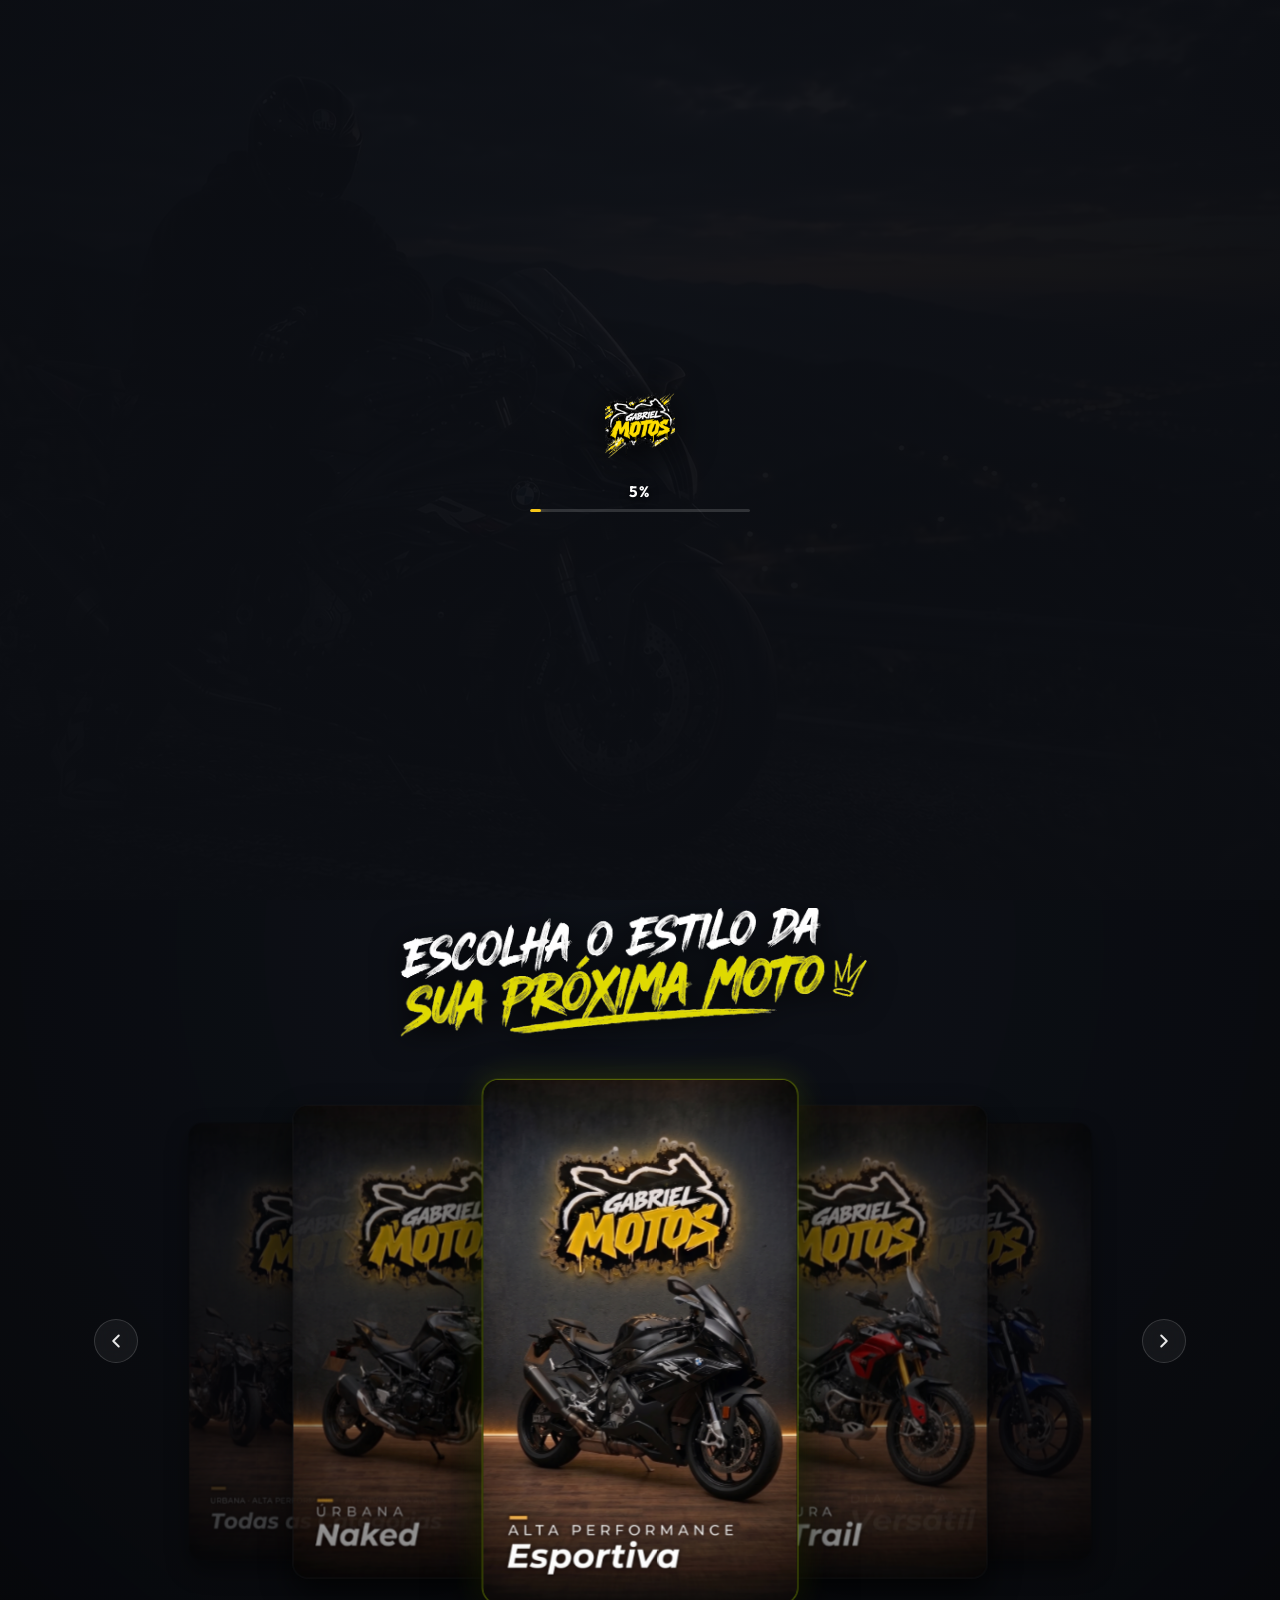
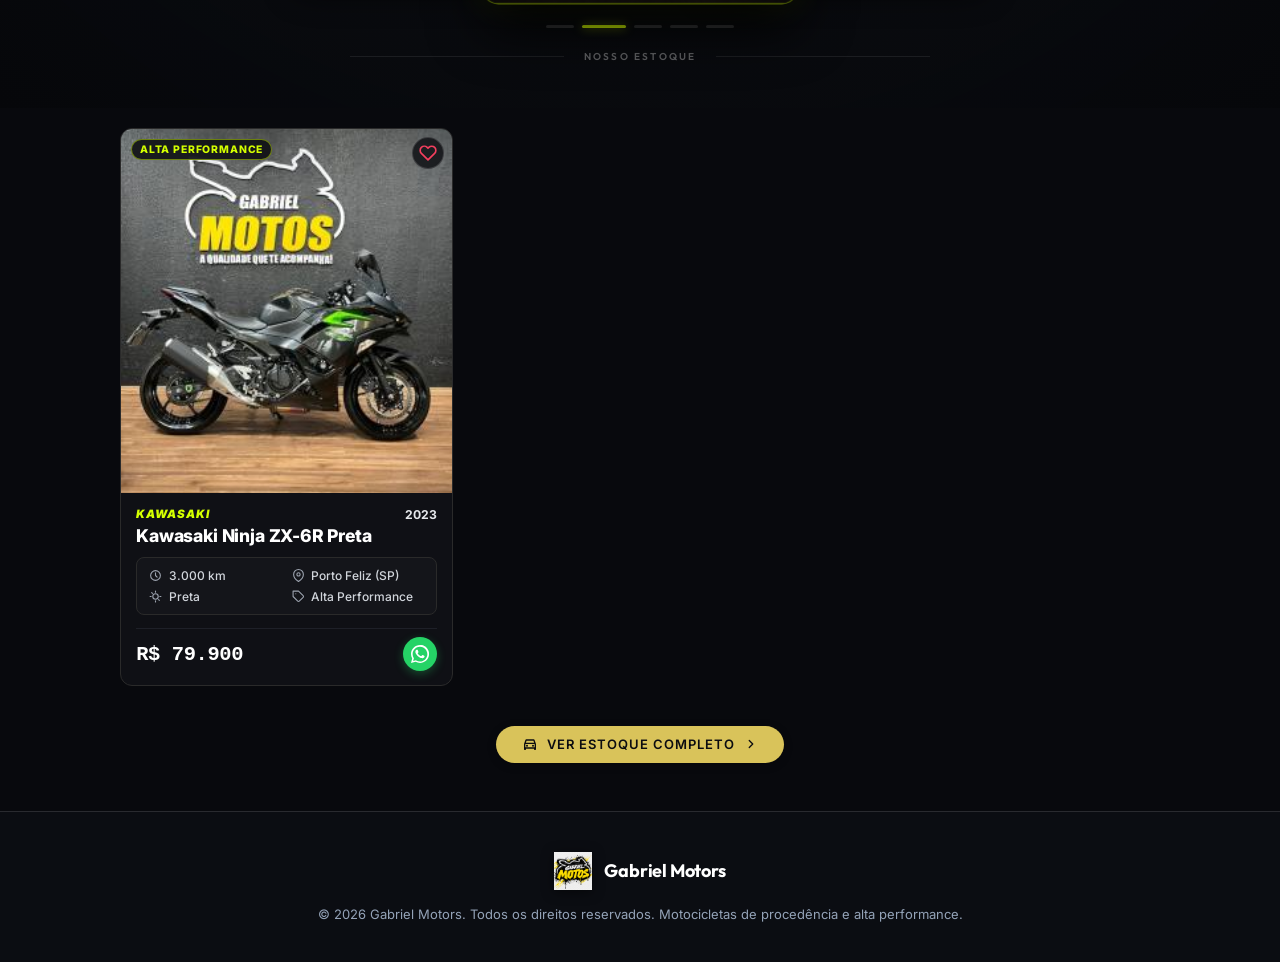
<file: index.html>
<!DOCTYPE html>
<html lang="pt-BR">
<head>
  <meta charset="UTF-8">
  <meta name="viewport" content="width=device-width, initial-scale=1.0">
  <meta http-equiv="X-UA-Compatible" content="ie=edge">
  
  <title>Gabriel Motors | A próxima curva pode ser sua</title>
  <meta name="description" content="Potência, estrada e liberdade. Encontre a moto que combina com o seu próximo destino na Gabriel Motors.">
  <meta name="keywords" content="motos, alta cilindrada, motos esportivas, naked, speed, big trail, Gabriel Motors">
  <meta name="author" content="Gabriel Motors">
  <meta name="theme-color" content="#0b0f19">

  <!-- Open Graph / Redes Sociais -->
  <meta property="og:type" content="website">
  <meta property="og:title" content="Gabriel Motors | A próxima curva pode ser sua">
  <meta property="og:description" content="Potência, estrada e liberdade. Encontre a moto que combina com o seu próximo destino.">
  <meta property="og:image" content="assets/hero-poster.jpg">
  <meta property="og:locale" content="pt_BR">

  <!-- Google Fonts: Outfit (Display Editorial), Inter (Textos) -->
  <link rel="preconnect" href="https://fonts.googleapis.com">
  <link rel="preconnect" href="https://fonts.gstatic.com" crossorigin>
  <link href="https://fonts.googleapis.com/css2?family=Inter:wght@400;500;600&family=Outfit:wght@500;600;700;800;900&display=swap" rel="stylesheet">

  <!-- Estilos Principais -->
  <link rel="stylesheet" href="style.css">

  <!-- Schema.org Dados Estruturados -->
  <script type="application/ld+json">
  {
    "@context": "https://schema.org",
    "@type": "AutoDealer",
    "name": "Gabriel Motors",
    "image": "logo gabriel motos.png",
    "description": "Concessionária especializada em motocicletas novas e seminovas de alta cilindrada.",
    "url": "https://gabrielmotors.com.br",
    "telephone": "+55 11 99999-9999",
    "priceRange": "$$$$"
  }
  </script>
</head>
<body>

  <!-- =========================================================================
       TELA DE CARREGAMENTO (LOADING SCREEN COM LOGO E PROGRESSO)
       ========================================================================= -->
  <div id="hero-loader" class="hero-loader" role="progressbar" aria-label="Carregando experiência Gabriel Motos" aria-valuemin="0" aria-valuemax="100" aria-valuenow="0">
    <div class="hero-loader__content">
      <img
        src="logo gabriel motos.png"
        alt="Gabriel Motos"
        class="hero-loader__logo"
        id="loader-logo"
        width="180"
        height="180"
        loading="eager"
      >
      <div class="hero-loader__progress-wrap">
        <span id="hero-loader-percent" class="hero-loader__percent">0%</span>
        <div class="hero-loader__track">
          <div id="hero-loader-bar" class="hero-loader__bar"></div>
        </div>
      </div>
    </div>
  </div>

  <!-- Skip link de acessibilidade -->
  <a href="#conteudo-principal" class="skip-link">Pular para o conteúdo principal</a>

  <!-- =========================================================================
       HERO SECTION — VÍDEO CINEMÁTICO EM TELA CHEIA & COMPOSIÇÃO EDITORIAL
       ========================================================================= -->
  <section id="hero" class="hero" aria-label="Apresentação Gabriel Motors">
    
    <!-- Fundo de Vídeo em Tela Cheia (Intro + Loop Contínuo com Crossfade) -->
    <div class="hero__video-wrapper" aria-hidden="true">
      <!-- Vídeo 1: Introdução (executa uma vez sem loop) -->
      <video
        id="hero-video-intro"
        class="hero__video hero__video--intro"
        autoplay
        muted
        playsinline
        preload="metadata"
        poster="poster.jpg"
        tabindex="-1"
      >
        <source src="hero.1.mp4" type="video/mp4">
        Seu navegador não suporta a reprodução deste vídeo.
      </video>

      <!-- Vídeo 2: Loop Contínuo (preparado, oculto inicialmente, loop nativo) -->
      <video
        id="hero-video-loop"
        class="hero__video hero__video--loop"
        autoplay
        muted
        playsinline
        preload="metadata"
        loop
        poster="poster.jpg"
        tabindex="-1"
      >
        <source src="hero.2.mp4" type="video/mp4">
      </video>

      <div class="hero__overlay"></div>
    </div>

    <!-- Topo da Hero: Logo Centralizado + Menu Hambúrguer no Canto Superior Direito -->
    <header class="hero__header" id="hero-brand" aria-label="Navegação da Hero">
      <div class="hero__header-spacer" aria-hidden="true"></div>

      <!-- Centro: Logo Gabriel Motos Grande e Proporcional -->
      <a href="#hero" class="hero__logo-link" aria-label="Gabriel Motos início">
        <img
          src="logo gabriel motos.png"
          alt="Gabriel Motos - Logotipo oficial"
          class="hero__logo"
          id="hero-logo"
          width="210"
          height="auto"
          loading="eager"
        >
      </a>

      <!-- Canto Superior Direito: Botão do Menu Hambúrguer (3 linhas) -->
      <button
        id="hero-menu-toggle"
        class="hero__menu-toggle"
        aria-label="Abrir menu de navegação"
        aria-expanded="false"
        aria-controls="hero-drawer"
        type="button"
      >
        <span class="hero__hamburger-icon" aria-hidden="true">
          <span class="hero__hamburger-line line-1"></span>
          <span class="hero__hamburger-line line-2"></span>
          <span class="hero__hamburger-line line-3"></span>
        </span>
      </button>
    </header>

    <!-- Overlay e Painel Deslizante do Menu Hambúrguer (Drawer com Blur e Sequência de Links) -->
    <div id="hero-drawer-backdrop" class="hero__drawer-backdrop" aria-hidden="true"></div>
    <aside id="hero-drawer" class="hero__drawer" role="dialog" aria-label="Menu de navegação" aria-modal="true" aria-hidden="true">
      <div class="hero__drawer-header">
        <span class="hero__drawer-title">MENU</span>
        <button id="hero-drawer-close" class="hero__drawer-close" aria-label="Fechar menu" type="button">
          <svg width="22" height="22" viewBox="0 0 24 24" fill="none" stroke="currentColor" stroke-width="2.2" stroke-linecap="round" stroke-linejoin="round" aria-hidden="true">
            <line x1="18" y1="6" x2="6" y2="18"></line>
            <line x1="6" y1="6" x2="18" y2="18"></line>
          </svg>
        </button>
      </div>

      <nav class="hero__drawer-nav" aria-label="Links do menu">
        <ul class="hero__drawer-list">
          <li class="hero__drawer-item" style="--item-index: 0;">
            <a href="#hero" class="hero__drawer-link">
              <span class="hero__drawer-num">01</span>
              <span class="hero__drawer-text">Início</span>
            </a>
          </li>
          <li class="hero__drawer-item" style="--item-index: 1;">
            <a href="#categorias" class="hero__drawer-link">
              <span class="hero__drawer-num">02</span>
              <span class="hero__drawer-text">Motos</span>
            </a>
          </li>
          <li class="hero__drawer-item" style="--item-index: 2;">
            <a href="#sobre" class="hero__drawer-link">
              <span class="hero__drawer-num">03</span>
              <span class="hero__drawer-text">Sobre</span>
            </a>
          </li>
          <li class="hero__drawer-item" style="--item-index: 3;">
            <a href="#contato" class="hero__drawer-link">
              <span class="hero__drawer-num">04</span>
              <span class="hero__drawer-text">Contato</span>
            </a>
          </li>
        </ul>
      </nav>

      <div class="hero__drawer-footer">
        <span class="hero__drawer-tagline">Mais que motos, é estilo de vida.</span>
      </div>
    </aside>

    <!-- Bloco Editorial na Lateral Direita (Tipografia Brush Script e Layout Editorial) -->
    <div class="hero__container" id="conteudo-principal">
      <div class="hero__content-side hero-text" id="heroText">
        <h1 class="hero__title">
          <img
            src="assets/titulo-hero.png"
            alt="A próxima curva pode ser sua."
            class="hero__title-img"
            id="hero-title-img"
            width="1024"
            height="438"
            loading="eager"
          >
        </h1>
      </div>
    </div>

    <!-- Indicador de Rolagem Central (Mouse com ponto e texto ROLE PARA DESCOBRIR) -->
    <div class="hero__scroll-wrapper" id="hero-scroll">
      <a href="#categorias" class="hero__scroll-indicator" aria-label="Role para descobrir as categorias">
        <span class="hero__mouse-icon" aria-hidden="true">
          <span class="hero__mouse-dot"></span>
        </span>
        <span class="hero__scroll-label">ROLE PARA DESCOBRIR</span>
      </a>
    </div>

    <!-- Canto Inferior Esquerdo: Indicador de Progresso com Linha e 3 Pontos -->
    <div class="hero__progress-indicator" aria-hidden="true">
      <span class="hero__progress-bar"></span>
      <span class="hero__progress-dot is-active"></span>
      <span class="hero__progress-dot"></span>
      <span class="hero__progress-dot"></span>
    </div>

    <!-- Canto Inferior Direito: Tagline de Estilo de Vida -->
    <div class="hero__corner-quote" aria-hidden="true">
      <span>MAIS QUE MOTOS,</span>
      <span>É ESTILO DE VIDA.</span>
    </div>

  </section>

  <!-- =========================================================================
       SEÇÃO 2 — ESCOLHA O ESTILO DA SUA PRÓXIMA MOTO (CATEGORIAS)
       ========================================================================= -->
  <main>
    <section id="categorias" class="styles-section" aria-labelledby="styles-section-title">
      <div class="styles-section__container">
        
        <!-- Cabeçalho da Seção -->
        <header class="styles-section__header">
          <span class="styles-section__tagline">ENCONTRE O ESTILO PERFEITO</span>
          <h2 id="styles-section-title" class="styles-section__title">
            <img
              src="assets/titulo-estilos.png"
              alt="Escolha o estilo da sua próxima moto"
              class="styles-section__title-img"
              id="styles-title-img"
              width="1024"
              height="285"
              loading="lazy"
            >
          </h2>
        </header>

        <!-- Carrossel / Pilha de Estilos de Moto (Deck Stack) -->
        <div class="styles-carousel" id="styles-carousel">
          <!-- Seta Esquerda -->
          <button class="styles-carousel__arrow styles-carousel__arrow--prev" id="styles-prev" aria-label="Estilo anterior" type="button">
            <svg width="22" height="22" viewBox="0 0 24 24" fill="none" stroke="currentColor" stroke-width="2.2" stroke-linecap="round" stroke-linejoin="round" aria-hidden="true">
              <polyline points="15 18 9 12 15 6"></polyline>
            </svg>
          </button>

          <!-- Pilha de Cartas (Deck) -->
          <div class="styles-deck-container" id="styles-deck-container">
            <div class="styles-deck" id="styles-deck">
              
              <!-- Card 1: Urbana / Naked (Posição Esquerda -1) -->
              <article class="style-card" data-index="0" data-pos="-1" tabindex="0" role="group" aria-label="Estilo Urbana - Naked">
                <div class="style-card__inner">
                  <img src="urbana-naked.jpg" alt="Urbana - Naked" class="style-card__img" loading="lazy">
                  <div class="style-card__edge-softener" aria-hidden="true"></div>
                </div>
              </article>

              <!-- Card 2: Alta Performance / Esportiva (Card Ativo da Frente) -->
              <article class="style-card is-active" data-index="1" data-pos="0" tabindex="0" role="group" aria-label="Estilo Alta Performance - Esportiva">
                <div class="style-card__inner">
                  <img src="alta-performance-esportiva.jpg" alt="Alta Performance - Esportiva" class="style-card__img" loading="lazy">
                  <div class="style-card__edge-softener" aria-hidden="true"></div>
                </div>
              </article>

              <!-- Card 3: Aventura / Big Trail (Posição Direita +1) -->
              <article class="style-card" data-index="2" data-pos="1" tabindex="0" role="group" aria-label="Estilo Aventura - Big Trail">
                <div class="style-card__inner">
                  <img src="aventura-big-trail.jpg" alt="Aventura - Big Trail" class="style-card__img" loading="lazy">
                  <div class="style-card__edge-softener" aria-hidden="true"></div>
                </div>
              </article>

              <!-- Card 4: Dia a dia / Touring (Posição Direita +2) -->
              <article class="style-card" data-index="3" data-pos="2" tabindex="0" role="group" aria-label="Estilo Dia a dia - Touring">
                <div class="style-card__inner">
                  <img src="dia-a-dia-versatil.jpg" alt="Dia a dia - Touring" class="style-card__img" loading="lazy">
                  <div class="style-card__edge-softener" aria-hidden="true"></div>
                </div>
              </article>

              <!-- Card 5: Todas as Categorias (Posição Esquerda -2) -->
              <article class="style-card" data-index="4" data-pos="-2" tabindex="0" role="group" aria-label="Todas as Categorias">
                <div class="style-card__inner">
                  <img src="todas-a-categorias.jpg" alt="Todas as Categorias" class="style-card__img" loading="lazy">
                  <div class="style-card__edge-softener" aria-hidden="true"></div>
                </div>
              </article>

            </div>
          </div>

          <!-- Seta Direita -->
          <button class="styles-carousel__arrow styles-carousel__arrow--next" id="styles-next" aria-label="Próximo estilo" type="button">
            <svg width="22" height="22" viewBox="0 0 24 24" fill="none" stroke="currentColor" stroke-width="2.2" stroke-linecap="round" stroke-linejoin="round" aria-hidden="true">
              <polyline points="9 18 15 12 9 6"></polyline>
            </svg>
          </button>
        </div>

        <!-- Indicador de Barras de Progresso Embaixo (5 Categorias) -->
        <div class="styles-progress" id="styles-progress" role="tablist" aria-label="Indicadores dos estilos">
          <button class="styles-progress__bar" data-index="0" aria-label="Ir para Urbana"></button>
          <button class="styles-progress__bar is-active" data-index="1" aria-label="Ir para Alta Performance"></button>
          <button class="styles-progress__bar" data-index="2" aria-label="Ir para Aventura"></button>
          <button class="styles-progress__bar" data-index="3" aria-label="Ir para Dia a dia"></button>
          <button class="styles-progress__bar" data-index="4" aria-label="Ir para Todas as Categorias"></button>
        </div>

        <!-- Rodapé da Seção com Linhas Laterais -->
        <div class="styles-footer">
          <span class="styles-footer__line" aria-hidden="true"></span>
          <span class="styles-footer__text">NOSSO ESTOQUE</span>
          <span class="styles-footer__line" aria-hidden="true"></span>
        </div>

      </div>
    </section>

    <!-- =========================================================================
         SEÇÃO 3 — SELETOR E FILTRO DE MOTOS (GRADE ESTILO WEBMOTORS)
         ========================================================================= -->
    <section id="filtro-motos" class="filter-section" aria-label="Estoque de motos em destaque">
      <div class="filter-section__container">
        
        <!-- Grade de Cards das Motos (Sincronizada com o Carrossel da Sessão 2) -->
        <div class="motos-grid" id="motos-grid" role="region" aria-live="polite">
          <!-- Renderizado dinamicamente via JavaScript -->
        </div>

        <!-- Botão VER ESTOQUE COMPLETO (Design Sóbrio em Amarelo Uniforme #D9C35A) -->
        <div class="filter-section__cta-wrapper">
          <a href="#estoque" class="btn-ver-estoque" id="btn-ver-estoque" aria-label="Ver estoque completo de motos">
            <svg class="btn-ver-estoque__icon" width="16" height="16" viewBox="0 0 24 24" fill="currentColor" aria-hidden="true">
              <path d="M18.92 6.01C18.72 5.42 18.16 5 17.5 5h-11c-.66 0-1.22.42-1.42 1.01L3 12v8c0 .55.45 1 1 1h1c.55 0 1-.45 1-1v-1h12v1c0 .55.45 1 1 1h1c.55 0 1-.45 1-1v-8l-2.08-5.99zM6.85 7h10.29l1.04 3H5.81l1.04-3zM19 17H5v-5h14v5z"/>
              <circle cx="7.5" cy="14.5" r="1.5"/>
              <circle cx="16.5" cy="14.5" r="1.5"/>
            </svg>
            <span class="btn-ver-estoque__text">VER ESTOQUE COMPLETO</span>
            <svg class="btn-ver-estoque__arrow" width="14" height="14" viewBox="0 0 24 24" fill="none" stroke="currentColor" stroke-width="2.2" stroke-linecap="round" stroke-linejoin="round" aria-hidden="true">
              <polyline points="9 18 15 12 9 6"></polyline>
            </svg>
          </a>
        </div>

      </div>
    </section>
  </main>

  <!-- Rodapé Institucional -->
  <footer class="site-footer">
    <div class="container site-footer__inner">
      <div class="site-footer__brand">
        <img src="logo gabriel motos.png" alt="Gabriel Motors" class="site-footer__logo" width="44" height="44">
        <span class="site-footer__name">Gabriel Motors</span>
      </div>
      <p class="site-footer__copy">
        &copy; 2026 Gabriel Motors. Todos os direitos reservados. Motocicletas de procedência e alta performance.
      </p>
    </div>
  </footer>

  <!-- =========================================================================
       MODAL DE DETALHES DA MOTOCICLETA (SESSÃO 2 & FILTRO)
       ========================================================================= -->
  <div id="moto-modal-backdrop" class="moto-modal-backdrop is-hidden" role="dialog" aria-modal="true" aria-labelledby="modal-modelo-title">
    <div id="moto-modal" class="moto-modal">
      
      <!-- Botão Fechar Modal (X) -->
      <button type="button" id="moto-modal-close" class="moto-modal__close" aria-label="Fechar modal">
        <svg width="18" height="18" viewBox="0 0 24 24" fill="none" stroke="currentColor" stroke-width="2.2" stroke-linecap="round" stroke-linejoin="round" aria-hidden="true">
          <line x1="18" y1="6" x2="6" y2="18"></line>
          <line x1="6" y1="6" x2="18" y2="18"></line>
        </svg>
      </button>

      <!-- Imagem da Moto no Topo (Webmotors style: de ponta a ponta sem padding superior) -->
      <div class="moto-modal__media" id="modal-media-trigger" tabindex="0" role="button" aria-label="Ver detalhes da moto">
        <img id="modal-img" src="moto-cb1000r-branca.webp" alt="Moto" class="moto-modal__img">
        <div class="moto-modal__img-reflection" aria-hidden="true"></div>
      </div>

      <!-- Informações Principais da Moto -->
      <div class="moto-modal__content">
        <div class="moto-modal__brand" id="modal-marca">HONDA</div>
        <h3 class="moto-modal__model" id="modal-modelo-title">CB1000R</h3>
        
        <!-- Linha de Cor e Seletor de Variantes (Ex: Cores da CB1000R) -->
        <div class="moto-modal__color-box">
          <span class="moto-modal__color-label">Cor:</span>
          <span class="moto-modal__color-name" id="modal-cor">Branca</span>
          <div class="moto-modal__color-pills" id="modal-color-pills"></div>
        </div>

        <!-- Linha com Calendário (Ano) e Velocímetro (Km) -->
        <div class="moto-modal__specs-grid">
          <div class="moto-modal__spec">
            <svg class="moto-modal__icon" width="16" height="16" viewBox="0 0 24 24" fill="none" stroke="currentColor" stroke-width="2" stroke-linecap="round" stroke-linejoin="round" aria-hidden="true">
              <rect x="3" y="4" width="18" height="18" rx="2" ry="2"></rect>
              <line x1="16" y1="2" x2="16" y2="6"></line>
              <line x1="8" y1="2" x2="8" y2="6"></line>
              <line x1="3" y1="10" x2="21" y2="10"></line>
            </svg>
            <span class="moto-modal__spec-val" id="modal-ano">2023</span>
          </div>

          <div class="moto-modal__spec">
            <svg class="moto-modal__icon" width="16" height="16" viewBox="0 0 24 24" fill="none" stroke="currentColor" stroke-width="2" stroke-linecap="round" stroke-linejoin="round" aria-hidden="true">
              <circle cx="12" cy="12" r="9"></circle>
              <polyline points="12 7 12 12 15 15"></polyline>
            </svg>
            <span class="moto-modal__spec-val" id="modal-km">4.200 Km</span>
          </div>
        </div>

        <!-- Linha de Localização (Cidade) -->
        <div class="moto-modal__location">
          <svg class="moto-modal__icon" width="16" height="16" viewBox="0 0 24 24" fill="none" stroke="currentColor" stroke-width="2" stroke-linecap="round" stroke-linejoin="round" aria-hidden="true">
            <path d="M21 10c0 7-9 13-9 13s-9-6-9-13a9 9 0 0 1 18 0z"></path>
            <circle cx="12" cy="10" r="3"></circle>
          </svg>
          <span class="moto-modal__spec-val" id="modal-cidade">Sumaré (SP)</span>
        </div>

        <!-- Rodapé do Modal: Preço em Destaque + Botões Ícone Pequenos (Favoritar Rosa e WhatsApp Verde) -->
        <div class="moto-modal__footer-row">
          <div class="moto-modal__price-wrapper">
            <span class="moto-modal__price" id="modal-preco">R$ 62.900</span>
          </div>

          <div class="moto-modal__actions">
            <!-- Botão de Favoritar: Apenas Ícone Coração Rosa -->
            <button type="button" id="modal-btn-favorite" class="moto-modal__btn-circle moto-modal__btn-circle--favorite" aria-label="Favoritar motocicleta">
              <svg class="moto-modal__heart-svg" width="20" height="20" viewBox="0 0 24 24" fill="none" stroke="currentColor" stroke-width="2.2" stroke-linecap="round" stroke-linejoin="round" aria-hidden="true">
                <path d="M20.84 4.61a5.5 5.5 0 0 0-7.78 0L12 5.67l-1.06-1.06a5.5 5.5 0 0 0-7.78 7.78l1.06 1.06L12 21.23l7.78-7.78 1.06-1.06a5.5 5.5 0 0 0 0-7.78z"></path>
              </svg>
            </button>

            <!-- Botão de WhatsApp: Apenas Ícone Oficial do WhatsApp Verde -->
            <a href="#" target="_blank" rel="noopener noreferrer" id="modal-btn-whatsapp" class="moto-modal__btn-circle moto-modal__btn-circle--whatsapp" aria-label="Chamar no WhatsApp">
              <svg width="20" height="20" viewBox="0 0 24 24" fill="currentColor" aria-hidden="true">
                <path d="M17.472 14.382c-.301-.15-1.782-.879-2.058-.98-.276-.1-.477-.15-.678.15s-.778.98-.954 1.18c-.176.2-.351.226-.653.075s-1.272-.469-2.424-1.496c-.896-.799-1.501-1.787-1.677-2.088s-.019-.464.132-.614c.135-.135.301-.351.452-.527s.201-.301.301-.502.05-.376-.025-.527c-.075-.15-.678-1.631-.929-2.234-.245-.588-.494-.508-.678-.517l-.578-.01c-.2 0-.527.075-.803.376s-1.054 1.03-1.054 2.511 1.079 2.912 1.23 3.113c.15.201 2.124 3.243 5.145 4.549.719.311 1.28.497 1.718.636.723.23 1.381.197 1.902.12.58-.086 1.782-.728 2.033-1.431s.251-1.305.176-1.431c-.075-.126-.276-.201-.577-.351zM12.042 21.928c-1.776 0-3.518-.466-5.053-1.348l-.362-.208-3.754.985 1.002-3.66-.228-.363c-.968-1.541-1.479-3.328-1.479-5.161 0-5.405 4.398-9.803 9.806-9.803 2.618 0 5.08 1.02 6.929 2.871s2.868 4.314 2.868 6.932c-.001 5.407-4.4 9.805-9.729 9.805zM12.042 0C5.402 0 0 5.402 0 12.042c0 2.119.553 4.185 1.603 6.007L0 24l6.104-1.599c1.764.962 3.766 1.468 5.938 1.468 6.64 0 12.042-5.402 12.042-12.042 0-3.217-1.253-6.241-3.528-8.516s-5.299-3.529-8.514-3.529z"/>
              </svg>
            </a>
          </div>
        </div>
      </div>
      </div>

      <!-- Pop-up Elegante de Favoritar (Sobreposto ao Modal) -->
      <div id="favorite-popup" class="favorite-popup is-hidden" role="dialog" aria-labelledby="fav-popup-title" aria-modal="true">
        <button type="button" id="fav-popup-close" class="favorite-popup__close" aria-label="Fechar formulário de favoritos">
          <svg width="18" height="18" viewBox="0 0 24 24" fill="none" stroke="currentColor" stroke-width="2.2" stroke-linecap="round" stroke-linejoin="round" aria-hidden="true">
            <line x1="18" y1="6" x2="6" y2="18"></line>
            <line x1="6" y1="6" x2="18" y2="18"></line>
          </svg>
        </button>

        <div class="favorite-popup__brand">
          <img src="logo-gabriel-motos-transparente.png" alt="Gabriel Motos" class="favorite-popup__logo">
        </div>

        <h4 id="fav-popup-title" class="favorite-popup__title">Quer ser avisado?</h4>
        <p class="favorite-popup__subtitle">Salve seus dados para receber novidades e atualizações sobre esta motocicleta.</p>

        <form id="favorite-form" class="favorite-popup__form" novalidate>
          <div class="favorite-popup__field">
            <label for="fav-phone" class="favorite-popup__label">Celular</label>
            <input type="tel" id="fav-phone" class="favorite-popup__input" placeholder="(00) 00000-0000" maxlength="15" autocomplete="tel" required>
          </div>

          <div class="favorite-popup__field">
            <label for="fav-email" class="favorite-popup__label">E-mail</label>
            <input type="email" id="fav-email" class="favorite-popup__input" placeholder="seuemail@exemplo.com" autocomplete="email" required>
          </div>

          <div id="fav-error-msg" class="favorite-popup__error is-hidden" role="alert"></div>

          <button type="submit" id="fav-submit-btn" class="favorite-popup__submit-btn">
            <span>Salvar</span>
          </button>
        </form>

        <div id="fav-success-msg" class="favorite-popup__success is-hidden">
          <svg width="24" height="24" viewBox="0 0 24 24" fill="none" stroke="#D4FF00" stroke-width="2.5" stroke-linecap="round" stroke-linejoin="round" aria-hidden="true">
            <polyline points="20 6 9 17 4 12"></polyline>
          </svg>
          <span>Preferências salvas com sucesso!</span>
        </div>
      </div>

    </div>
  </div>

  <!-- =========================================================================
       MODAL 1 — ESCOLHA O VENDEDOR (Fundo Vertical com Película Fumê)
       ========================================================================= -->
  <div id="seller-modal-backdrop" class="seller-modal-backdrop is-hidden" role="dialog" aria-modal="true" aria-labelledby="seller-modal-sr-title">
    <div class="seller-modal-card" id="seller-modal-card">
      <!-- Botão Fechar X no topo direito -->
      <button type="button" id="seller-modal-close" class="seller-modal__close-btn" aria-label="Fechar seleção de vendedor">
        <svg width="20" height="20" viewBox="0 0 24 24" fill="none" stroke="currentColor" stroke-width="2.2" stroke-linecap="round" stroke-linejoin="round" aria-hidden="true">
          <line x1="18" y1="6" x2="6" y2="18"></line>
          <line x1="6" y1="6" x2="18" y2="18"></line>
        </svg>
      </button>

      <h2 id="seller-modal-sr-title" class="sr-only">Escolha o Vendedor</h2>

      <!-- Painel de Película Fumê Vitrificada com Lista de Vendedores -->
      <div class="seller-glass-panel" id="seller-glass-panel">
        <div class="seller-list" id="seller-list" role="list">
          <!-- Linhas de vendedores geradas via JavaScript a partir de VENDEDORES_DATA -->
        </div>
      </div>
    </div>
  </div>

  <!-- =========================================================================
       MODAL 2 — DIRECIONANDO VOCÊ PARA O WHATSAPP... (Fundo Vertical)
       ========================================================================= -->
  <div id="redirect-modal-backdrop" class="redirect-modal-backdrop is-hidden" role="dialog" aria-modal="true" aria-labelledby="redirect-modal-sr-title">
    <div class="redirect-modal-card" id="redirect-modal-card">
      <!-- Botão Fechar X no topo direito -->
      <button type="button" id="redirect-modal-close" class="seller-modal__close-btn" aria-label="Fechar redirecionamento">
        <svg width="20" height="20" viewBox="0 0 24 24" fill="none" stroke="currentColor" stroke-width="2.2" stroke-linecap="round" stroke-linejoin="round" aria-hidden="true">
          <line x1="18" y1="6" x2="6" y2="18"></line>
          <line x1="6" y1="6" x2="18" y2="18"></line>
        </svg>
      </button>

      <h2 id="redirect-modal-sr-title" class="sr-only">Direcionando para o WhatsApp</h2>

      <!-- Conteúdo do Modal 2 com o nome do vendedor selecionado -->
      <div class="redirect-modal__content">
        <div class="redirect-modal__seller-badge">
          <span>Atendimento com <strong id="redirect-seller-name" class="redirect-modal__seller-name">Gustavo</strong></span>
        </div>
      </div>
    </div>
  </div>

  <!-- Lógica da Hero, Vídeo, Transparência da Marca e Animações -->
  <script src="main.js"></script>
</body>
</html>
</file>
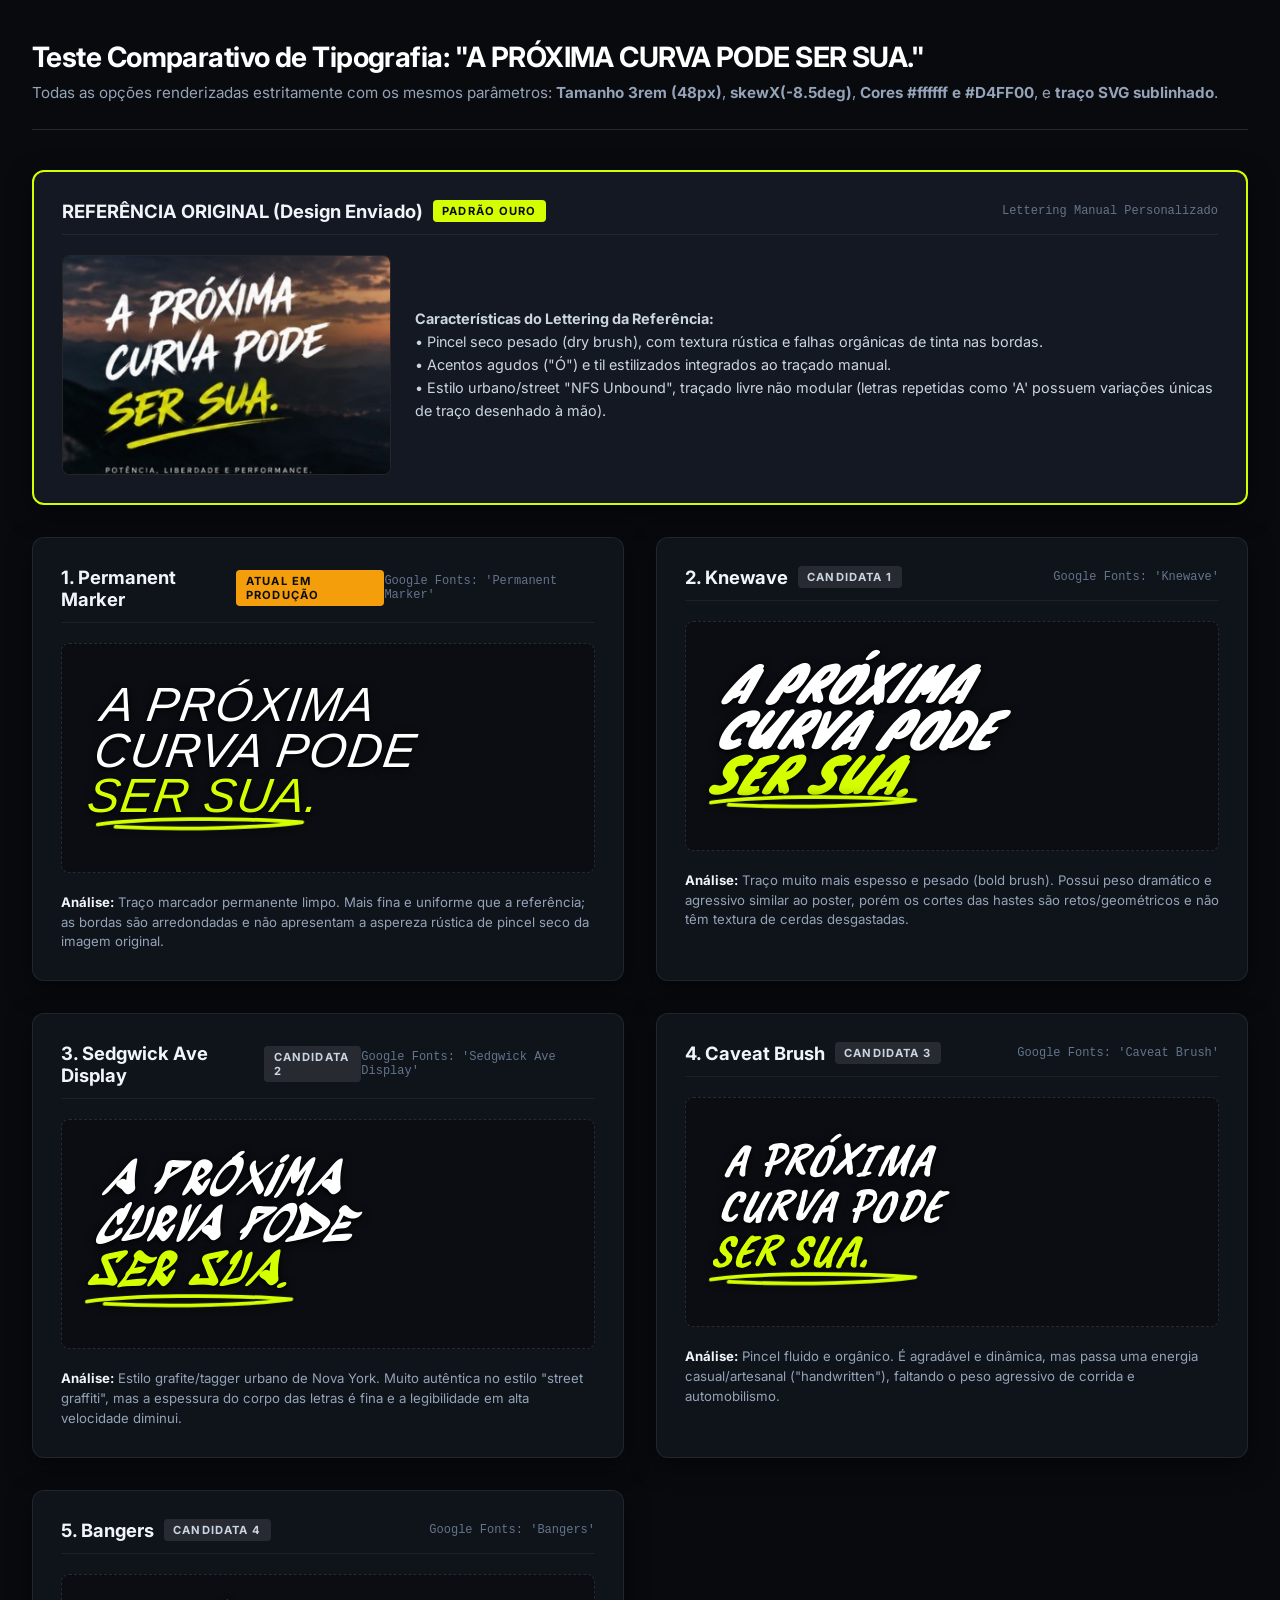
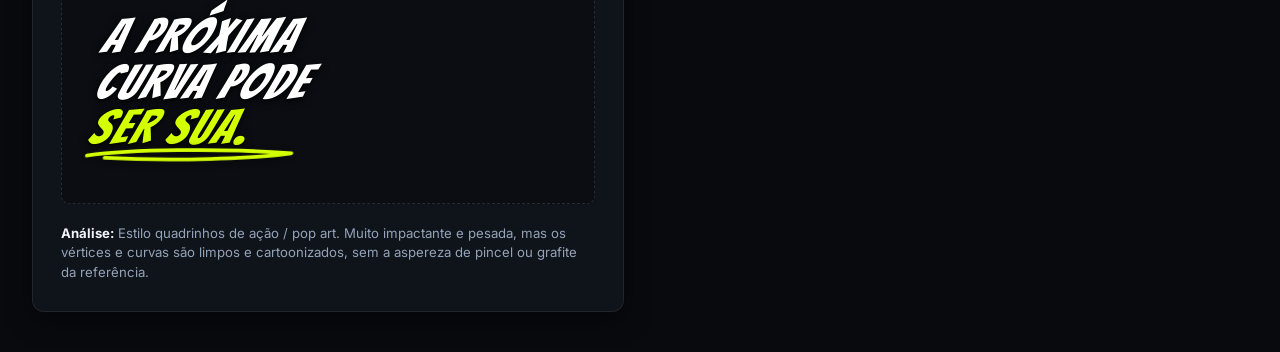
<file: teste-fontes.html>
<!DOCTYPE html>
<html lang="pt-BR">
<head>
  <meta charset="UTF-8">
  <meta name="viewport" content="width=device-width, initial-scale=1.0">
  <title>Teste Comparativo de Tipografia — Gabriel Motors</title>
  
  <!-- Google Fonts: Knewave, Sedgwick Ave Display, Caveat Brush, Bangers, Permanent Marker -->
  <link rel="preconnect" href="https://fonts.googleapis.com">
  <link rel="preconnect" href="https://fonts.gstatic.com" crossorigin>
  <link href="https://fonts.googleapis.com/css2?family=Bangers&family=Caveat+Brush&family=Inter:wght@400;600;700&family=Knewave&family=Permanent+Marker&family=Sedgwick+Ave+Display&display=swap" rel="stylesheet">

  <style>
    *, *::before, *::after {
      box-sizing: border-box;
      margin: 0;
      padding: 0;
    }

    body {
      background-color: #080a0e;
      color: #ffffff;
      font-family: 'Inter', sans-serif;
      padding: 2.5rem 2rem;
      min-height: 100vh;
    }

    .header {
      max-width: 1400px;
      margin: 0 auto 2.5rem auto;
      border-bottom: 1px solid rgba(255, 255, 255, 0.12);
      padding-bottom: 1.5rem;
    }

    .header h1 {
      font-size: 1.75rem;
      font-weight: 700;
      letter-spacing: -0.02em;
      color: #ffffff;
      margin-bottom: 0.5rem;
    }

    .header p {
      font-size: 0.95rem;
      color: #94a3b8;
      line-height: 1.5;
    }

    .grid {
      max-width: 1400px;
      margin: 0 auto;
      display: grid;
      grid-template-columns: repeat(auto-fit, minmax(440px, 1fr));
      gap: 2rem;
    }

    .card {
      background: #0f131a;
      border: 1px solid rgba(255, 255, 255, 0.08);
      border-radius: 12px;
      padding: 1.75rem;
      display: flex;
      flex-direction: column;
      gap: 1.25rem;
      position: relative;
      box-shadow: 0 8px 24px rgba(0, 0, 0, 0.5);
    }

    .card--ref {
      grid-column: 1 / -1;
      background: #141822;
      border: 2px solid #D4FF00;
    }

    .card__header {
      display: flex;
      justify-content: space-between;
      align-items: center;
      border-bottom: 1px solid rgba(255, 255, 255, 0.06);
      padding-bottom: 0.75rem;
    }

    .card__title {
      font-size: 1.15rem;
      font-weight: 700;
      color: #f1f5f9;
      display: flex;
      align-items: center;
      gap: 0.6rem;
    }

    .badge {
      font-size: 0.7rem;
      text-transform: uppercase;
      letter-spacing: 0.1em;
      padding: 0.25rem 0.6rem;
      border-radius: 4px;
      font-weight: 700;
    }

    .badge--ref {
      background: #D4FF00;
      color: #0b0d12;
    }

    .badge--font {
      background: rgba(255, 255, 255, 0.1);
      color: #cbd5e1;
    }

    .badge--current {
      background: #f59e0b;
      color: #0b0d12;
    }

    .card__spec {
      font-size: 0.75rem;
      color: #64748b;
      font-family: monospace;
    }

    /* Container do texto de demonstração */
    .demo-stage {
      background: #0b0d12;
      border-radius: 8px;
      padding: 2.25rem 2rem;
      border: 1px dashed rgba(255, 255, 255, 0.12);
      min-height: 230px;
      display: flex;
      align-items: center;
      justify-content: flex-start;
      overflow: hidden;
    }

    /* Regras comuns especificadas pelo usuário: mesmo tamanho, mesmo skewX(-8.5deg), mesma cor */
    .title-sample {
      font-size: 3rem;
      line-height: 0.95;
      letter-spacing: 0.02em;
      color: #ffffff;
      display: flex;
      flex-direction: column;
      align-items: flex-start;
      text-transform: uppercase;
      font-style: italic;
      transform: skewX(-8.5deg);
      transform-origin: left center;
      text-rendering: geometricPrecision;
      -webkit-font-smoothing: antialiased;
      -moz-osx-font-smoothing: grayscale;
      text-shadow: 0 2px 8px rgba(0, 0, 0, 0.8), 0 1px 2px rgba(0, 0, 0, 0.9);
    }

    .title-sample .line-highlight {
      color: #D4FF00;
      position: relative;
      display: inline-flex;
      flex-direction: column;
      align-items: flex-start;
    }

    .title-sample .swoosh {
      width: 100%;
      max-width: 280px;
      height: 18px;
      margin-top: -6px;
      display: block;
      filter: drop-shadow(0 2px 6px rgba(0, 0, 0, 0.6));
    }

    /* Font Families Específicas */
    .font-permanent-marker { font-family: 'Permanent Marker', cursive, sans-serif; }
    .font-knewave { font-family: 'Knewave', cursive, sans-serif; }
    .font-sedgwick { font-family: 'Sedgwick Ave Display', cursive, sans-serif; }
    .font-caveat-brush { font-family: 'Caveat Brush', cursive, sans-serif; }
    .font-bangers { font-family: 'Bangers', cursive, sans-serif; letter-spacing: 0.05em; }

    /* Observação técnica de cada fonte */
    .card__notes {
      font-size: 0.825rem;
      color: #94a3b8;
      line-height: 1.5;
    }

    .card__notes strong {
      color: #f1f5f9;
    }

    .ref-image-wrapper {
      display: flex;
      gap: 1.5rem;
      align-items: center;
      flex-wrap: wrap;
    }

    .ref-image-wrapper img {
      max-height: 220px;
      width: auto;
      border-radius: 8px;
      border: 1px solid rgba(255, 255, 255, 0.15);
      object-fit: contain;
      background: #000;
    }

    .ref-desc {
      flex: 1;
      min-width: 280px;
      font-size: 0.9rem;
      color: #cbd5e1;
      line-height: 1.6;
    }
  </style>
</head>
<body>

  <header class="header">
    <h1>Teste Comparativo de Tipografia: "A PRÓXIMA CURVA PODE SER SUA."</h1>
    <p>Todas as opções renderizadas estritamente com os mesmos parâmetros: <strong>Tamanho 3rem (48px)</strong>, <strong>skewX(-8.5deg)</strong>, <strong>Cores #ffffff e #D4FF00</strong>, e <strong>traço SVG sublinhado</strong>.</p>
  </header>

  <main class="grid">

    <!-- 0. Referência Visual Original -->
    <div class="card card--ref">
      <div class="card__header">
        <h2 class="card__title">
          <span>REFERÊNCIA ORIGINAL (Design Enviado)</span>
          <span class="badge badge--ref">Padrão Ouro</span>
        </h2>
        <span class="card__spec">Lettering Manual Personalizado</span>
      </div>
      <div class="ref-image-wrapper">
        <img src="assets/ref-crop.jpg" alt="Recorte do título original da referência" onerror="this.src='media_1792088409573.jpg'; this.style.maxHeight='240px';">
        <div class="ref-desc">
          <strong>Características do Lettering da Referência:</strong><br>
          • Pincel seco pesado (dry brush), com textura rústica e falhas orgânicas de tinta nas bordas.<br>
          • Acentos agudos ("Ó") e til estilizados integrados ao traçado manual.<br>
          • Estilo urbano/street "NFS Unbound", traçado livre não modular (letras repetidas como 'A' possuem variações únicas de traço desenhado à mão).
        </div>
      </div>
    </div>

    <!-- 1. Permanent Marker (Atual) -->
    <div class="card">
      <div class="card__header">
        <h2 class="card__title">
          <span>1. Permanent Marker</span>
          <span class="badge badge--current">Atual em Produção</span>
        </h2>
        <span class="card__spec">Google Fonts: 'Permanent Marker'</span>
      </div>
      <div class="demo-stage">
        <div class="title-sample font-permanent-marker">
          <span>A PRÓXIMA</span>
          <span>CURVA PODE</span>
          <span class="line-highlight">
            <span>SER SUA.</span>
            <svg class="swoosh" viewBox="0 0 280 24" fill="none" xmlns="http://www.w3.org/2000/svg">
              <path d="M4 14C60 6 180 4 276 11C230 18 120 22 28 17" stroke="#D4FF00" stroke-width="5" stroke-linecap="round" stroke-linejoin="round"/>
            </svg>
          </span>
        </div>
      </div>
      <div class="card__notes">
        <strong>Análise:</strong> Traço marcador permanente limpo. Mais fina e uniforme que a referência; as bordas são arredondadas e não apresentam a aspereza rústica de pincel seco da imagem original.
      </div>
    </div>

    <!-- 2. Knewave -->
    <div class="card">
      <div class="card__header">
        <h2 class="card__title">
          <span>2. Knewave</span>
          <span class="badge badge--font">Candidata 1</span>
        </h2>
        <span class="card__spec">Google Fonts: 'Knewave'</span>
      </div>
      <div class="demo-stage">
        <div class="title-sample font-knewave">
          <span>A PRÓXIMA</span>
          <span>CURVA PODE</span>
          <span class="line-highlight">
            <span>SER SUA.</span>
            <svg class="swoosh" viewBox="0 0 280 24" fill="none" xmlns="http://www.w3.org/2000/svg">
              <path d="M4 14C60 6 180 4 276 11C230 18 120 22 28 17" stroke="#D4FF00" stroke-width="5" stroke-linecap="round" stroke-linejoin="round"/>
            </svg>
          </span>
        </div>
      </div>
      <div class="card__notes">
        <strong>Análise:</strong> Traço muito mais espesso e pesado (bold brush). Possui peso dramático e agressivo similar ao poster, porém os cortes das hastes são retos/geométricos e não têm textura de cerdas desgastadas.
      </div>
    </div>

    <!-- 3. Sedgwick Ave Display -->
    <div class="card">
      <div class="card__header">
        <h2 class="card__title">
          <span>3. Sedgwick Ave Display</span>
          <span class="badge badge--font">Candidata 2</span>
        </h2>
        <span class="card__spec">Google Fonts: 'Sedgwick Ave Display'</span>
      </div>
      <div class="demo-stage">
        <div class="title-sample font-sedgwick">
          <span>A PRÓXIMA</span>
          <span>CURVA PODE</span>
          <span class="line-highlight">
            <span>SER SUA.</span>
            <svg class="swoosh" viewBox="0 0 280 24" fill="none" xmlns="http://www.w3.org/2000/svg">
              <path d="M4 14C60 6 180 4 276 11C230 18 120 22 28 17" stroke="#D4FF00" stroke-width="5" stroke-linecap="round" stroke-linejoin="round"/>
            </svg>
          </span>
        </div>
      </div>
      <div class="card__notes">
        <strong>Análise:</strong> Estilo grafite/tagger urbano de Nova York. Muito autêntica no estilo "street graffiti", mas a espessura do corpo das letras é fina e a legibilidade em alta velocidade diminui.
      </div>
    </div>

    <!-- 4. Caveat Brush -->
    <div class="card">
      <div class="card__header">
        <h2 class="card__title">
          <span>4. Caveat Brush</span>
          <span class="badge badge--font">Candidata 3</span>
        </h2>
        <span class="card__spec">Google Fonts: 'Caveat Brush'</span>
      </div>
      <div class="demo-stage">
        <div class="title-sample font-caveat-brush">
          <span>A PRÓXIMA</span>
          <span>CURVA PODE</span>
          <span class="line-highlight">
            <span>SER SUA.</span>
            <svg class="swoosh" viewBox="0 0 280 24" fill="none" xmlns="http://www.w3.org/2000/svg">
              <path d="M4 14C60 6 180 4 276 11C230 18 120 22 28 17" stroke="#D4FF00" stroke-width="5" stroke-linecap="round" stroke-linejoin="round"/>
            </svg>
          </span>
        </div>
      </div>
      <div class="card__notes">
        <strong>Análise:</strong> Pincel fluido e orgânico. É agradável e dinâmica, mas passa uma energia casual/artesanal ("handwritten"), faltando o peso agressivo de corrida e automobilismo.
      </div>
    </div>

    <!-- 5. Bangers -->
    <div class="card">
      <div class="card__header">
        <h2 class="card__title">
          <span>5. Bangers</span>
          <span class="badge badge--font">Candidata 4</span>
        </h2>
        <span class="card__spec">Google Fonts: 'Bangers'</span>
      </div>
      <div class="demo-stage">
        <div class="title-sample font-bangers">
          <span>A PRÓXIMA</span>
          <span>CURVA PODE</span>
          <span class="line-highlight">
            <span>SER SUA.</span>
            <svg class="swoosh" viewBox="0 0 280 24" fill="none" xmlns="http://www.w3.org/2000/svg">
              <path d="M4 14C60 6 180 4 276 11C230 18 120 22 28 17" stroke="#D4FF00" stroke-width="5" stroke-linecap="round" stroke-linejoin="round"/>
            </svg>
          </span>
        </div>
      </div>
      <div class="card__notes">
        <strong>Análise:</strong> Estilo quadrinhos de ação / pop art. Muito impactante e pesada, mas os vértices e curvas são limpos e cartoonizados, sem a aspereza de pincel ou grafite da referência.
      </div>
    </div>

  </main>

</body>
</html>
</file>
<file: style.css>
/* ==========================================================================
   GABRIEL MOTORS — DESIGN SYSTEM & ESTILOS PRINCIPAIS
   Composição Editorial Cinemática sobre Vídeo em Tela Cheia
   ========================================================================== */

/* --------------------------------------------------------------------------
   1. DESIGN TOKENS (CSS VARIABLES)
   -------------------------------------------------------------------------- */
:root {
  /* Paleta Concreto Arquitetônico e Neutros Balanceados */
  --surface-ground: #f3f4f6;       /* Fundo neutro em cinza-concreto suave */
  --surface-ground-alt: #e5e7eb;   /* Concreto de apoio para contraste */
  --surface-card: #ffffff;         /* Superfície de card pura e nítida */
  --surface-card-subtle: #f8fafc;  /* Superfície sutil para áreas secundárias */
  --surface-dark: #0b0d12;         /* Grafite profundo / carvão escuro (fundo da Hero) */
  --surface-dark-elevated: #1e293b;/* Superfície escura elevada */

  /* Tipografia & Contraste (WCAG AAA) */
  --text-primary: #0f172a;         /* Texto de alto contraste para seções claras */
  --text-secondary: #475569;       /* Texto secundário em ardósia */
  --text-muted: #64748b;           /* Legendas e metadados */
  --text-inverse: #ffffff;         /* Texto branco puro sobre o vídeo */
  --text-inverse-subtle: #e2e8f0;  /* Texto de apoio claro sobre o vídeo */
  --text-inverse-muted: #94a3b8;   /* Texto esmaecido em fundos escuros */

  /* Cores de Acento Automotivo (Harmonia com a logo e a adrenalina da pista) */
  --accent-primary: #f59e0b;       /* Amarelo-ouro esportivo */
  --accent-primary-hover: #fbbf24; /* Amarelo vibrante no hover */
  --accent-racing-orange: #ea580c; /* Laranja esportivo para detalhes */

  /* Bordas e Divisores */
  --border-light: rgba(15, 23, 42, 0.08);
  --border-medium: rgba(15, 23, 42, 0.14);
  --border-dark-subtle: rgba(255, 255, 255, 0.12);

  /* Sombras Naturais e Ambientais */
  --shadow-sm: 0 1px 3px 0 rgba(0, 0, 0, 0.04);
  --shadow-md: 0 4px 6px -1px rgba(0, 0, 0, 0.05), 0 2px 4px -2px rgba(0, 0, 0, 0.03);
  --shadow-lg: 0 10px 15px -3px rgba(0, 0, 0, 0.07), 0 4px 6px -4px rgba(0, 0, 0, 0.03);
  --shadow-xl: 0 20px 25px -5px rgba(0, 0, 0, 0.09), 0 8px 10px -6px rgba(0, 0, 0, 0.03);

  /* Fontes e Tipografia */
  --font-display: 'Outfit', -apple-system, BlinkMacSystemFont, 'Segoe UI', Roboto, sans-serif;
  --font-body: 'Inter', -apple-system, BlinkMacSystemFont, 'Segoe UI', Roboto, sans-serif;

  /* Raios de Arredondamento */
  --radius-sm: 6px;
  --radius-md: 10px;
  --radius-lg: 16px;
  --radius-full: 9999px;

  /* Curvas e Tempos de Animação */
  --ease-cinematic: cubic-bezier(0.16, 1, 0.3, 1);
  --ease-smooth: cubic-bezier(0.4, 0, 0.2, 1);
  --duration-fast: 180ms;
  --duration-normal: 280ms;
  --duration-slow: 450ms;
  --duration-reveal: 750ms;
}

/* --------------------------------------------------------------------------
   2. RESET E NORMAS GLOBAIS
   -------------------------------------------------------------------------- */
*, *::before, *::after {
  box-sizing: border-box;
  margin: 0;
  padding: 0;
}

html {
  font-family: var(--font-body);
  font-size: 16px;
  color: var(--text-primary);
  background-color: var(--surface-ground);
  scroll-behavior: smooth;
  -webkit-font-smoothing: antialiased;
  -moz-osx-font-smoothing: grayscale;
}

body {
  width: 100%;
  min-height: 100vh;
  display: flex;
  flex-direction: column;
  overflow-x: hidden;
  background-color: var(--surface-ground);
}

img, video {
  display: block;
  max-width: 100%;
  height: auto;
}

a {
  color: inherit;
  text-decoration: none;
}

button {
  font-family: inherit;
  cursor: pointer;
  border: none;
  background: none;
}

/* Skip link de acessibilidade */
.skip-link {
  position: absolute;
  top: -100px;
  left: 1rem;
  background-color: var(--surface-dark);
  color: var(--text-inverse);
  padding: 0.75rem 1.5rem;
  border-radius: var(--radius-md);
  font-weight: 600;
  z-index: 9999;
  transition: top var(--duration-fast) ease;
  border: 2px solid var(--accent-primary);
}

.skip-link:focus {
  top: 1rem;
}

/* Foco visível acessível */
:focus-visible {
  outline: 2px solid var(--accent-primary);
  outline-offset: 3px;
}

.container {
  width: 100%;
  max-width: 1280px;
  margin-left: auto;
  margin-right: auto;
  padding-left: clamp(1.25rem, 4vw, 2.5rem);
  padding-right: clamp(1.25rem, 4vw, 2.5rem);
}

/* ==========================================================================
   TELA DE CARREGAMENTO (LOADING SCREEN COM LOGO E PROGRESSO)
   ========================================================================== */
.hero-loader {
  position: fixed;
  inset: 0;
  width: 100vw;
  height: 100vh;
  height: 100svh;
  z-index: 9999;
  display: flex;
  justify-content: center;
  align-items: center;
  background: 
    linear-gradient(rgba(11, 13, 18, 0.82), rgba(11, 13, 18, 0.90)),
    radial-gradient(circle at 50% 40%, rgba(26, 32, 44, 0.6) 0%, rgba(11, 13, 18, 0.95) 100%),
    url('poster.jpg') center center / cover no-repeat,
    #0b0d12;
  transition: opacity 500ms ease, visibility 500ms ease;
  pointer-events: auto;
}

.hero-loader.is-hidden {
  opacity: 0;
  visibility: hidden;
  pointer-events: none;
}

.hero-loader__content {
  display: flex;
  flex-direction: column;
  align-items: center;
  justify-content: center;
  gap: 1.5rem;
  padding: 2rem;
}

.hero-loader__logo {
  width: 180px;
  height: auto;
  max-height: 70px;
  object-fit: contain;
  filter: drop-shadow(0 4px 20px rgba(0, 0, 0, 0.9));
  animation: loaderPulse 1.6s ease-in-out infinite;
  user-select: none;
}

@keyframes loaderPulse {
  0%, 100% {
    opacity: 0.7;
    transform: scale(0.98);
  }
  50% {
    opacity: 1;
    transform: scale(1);
  }
}

.hero-loader__progress-wrap {
  display: flex;
  flex-direction: column;
  align-items: center;
  gap: 0.55rem;
  width: 220px;
}

.hero-loader__percent {
  font-family: var(--font-display);
  font-size: 0.95rem;
  font-weight: 700;
  color: #ffffff;
  letter-spacing: 0.08em;
  text-shadow: 0 2px 10px rgba(0, 0, 0, 0.9);
}

.hero-loader__track {
  width: 100%;
  height: 3px;
  background: rgba(255, 255, 255, 0.15);
  border-radius: var(--radius-full);
  overflow: hidden;
}

.hero-loader__bar {
  width: 0%;
  height: 100%;
  background: #F5C518;
  border-radius: var(--radius-full);
  box-shadow: 0 0 12px rgba(245, 197, 24, 0.8);
  transition: width 150ms ease-out;
}

/* --------------------------------------------------------------------------
   3. HERO SECTION — VÍDEO EM TELA CHEIA E COMPOSIÇÃO EDITORIAL
   -------------------------------------------------------------------------- */
.hero {
  position: relative;
  width: 100%;
  aspect-ratio: 16 / 9;
  overflow: hidden;
  background: 
    linear-gradient(rgba(11, 13, 18, 0.75), rgba(11, 13, 18, 0.85)),
    radial-gradient(circle at 50% 40%, rgba(26, 32, 44, 0.5) 0%, rgba(11, 13, 18, 0.95) 100%),
    url('poster.jpg') center center / cover no-repeat,
    #0b0d12;
  color: var(--text-inverse);
  isolation: isolate;
  margin: 0;
  padding: 0;
}

/* Encurtamento e enquadramento da seção Hero exclusivamente na versão Desktop */
@media (min-width: 769px) {
  .hero {
    aspect-ratio: auto;
    height: 90vh;
    min-height: 580px;
    background-position: 50% 0%;
  }

  .hero__video-wrapper {
    background-position: 50% 0%;
  }

  .hero__video {
    object-position: 50% 0%;
    transform: scale(1);
    transform-origin: center center;
  }
}

/* Degradê Superior: ::before (160px de altura) */
.hero::before {
  content: '';
  position: absolute;
  top: 0;
  left: 0;
  width: 100%;
  height: 160px;
  background: linear-gradient(to bottom, #0b0d12 0%, rgba(11, 13, 18, 0.6) 40%, transparent 100%);
  z-index: 4;
  pointer-events: none;
}

/* Degradê Inferior / Base: ::after (160px de altura) */
.hero::after {
  content: '';
  position: absolute;
  bottom: 0;
  left: 0;
  width: 100%;
  height: 160px;
  background: linear-gradient(to top, #0b0d12 0%, rgba(11, 13, 18, 0.6) 40%, transparent 100%);
  z-index: 4;
  pointer-events: none;
}

/* Contêiner dos Vídeos da Hero (Intro + Loop sobrepostos) */
.hero__video-wrapper {
  position: absolute;
  inset: 0;
  width: 100%;
  height: 100%;
  z-index: 1;
  overflow: hidden;
  background: 
    linear-gradient(rgba(11, 13, 18, 0.75), rgba(11, 13, 18, 0.85)),
    radial-gradient(circle at 50% 40%, rgba(26, 32, 44, 0.5) 0%, rgba(11, 13, 18, 0.95) 100%),
    url('poster.jpg') center center / cover no-repeat,
    #0b0d12;
}

.hero__video {
  position: absolute;
  inset: 0;
  width: 100%;
  height: 100%;
  object-fit: cover;
  object-position: 50% 50%;
  display: block;
  transition: opacity 300ms ease;
}

/* Vídeo da Intro: visível inicialmente */
.hero__video--intro {
  opacity: 1;
  z-index: 2;
}

.hero__video--intro.is-faded {
  opacity: 0;
  pointer-events: none;
}

/* Vídeo do Loop: oculto até o término da intro, assume com crossfade de 300ms */
.hero__video--loop {
  opacity: 0;
  z-index: 1;
}

.hero__video--loop.is-active {
  opacity: 1;
  z-index: 3;
}

/* Nenhum degradê sobre a moto ou sobre o título */
.hero__overlay {
  display: none;
}

/* ==========================================================================
   TOPO DA HERO: LOGO CENTRALIZADO & MENU HAMBÚRGUER
   ========================================================================== */
.hero__header {
  position: absolute;
  top: 0;
  left: 0;
  width: 100%;
  display: flex;
  justify-content: space-between;
  align-items: center;
  padding: clamp(1rem, 2.2vw, 1.8rem) clamp(1.5rem, 4vw, 3.5rem);
  z-index: 30;
  pointer-events: auto;
}

.hero__header-spacer {
  width: 44px;
  height: 44px;
  flex-shrink: 0;
}

.hero__logo-link {
  display: inline-flex;
  align-items: center;
  justify-content: center;
  text-decoration: none;
}

.hero__logo {
  width: clamp(170px, 15vw, 240px);
  max-width: 260px;
  height: auto;
  max-height: 85px;
  object-fit: contain;
  filter: drop-shadow(0 4px 16px rgba(0, 0, 0, 0.9));
  user-select: none;
  background: transparent;
  transition: transform var(--duration-fast) ease;
}

.hero__logo-link:hover .hero__logo {
  transform: scale(1.03);
}

/* Botão Hambúrguer Minimalista e Preciso (3 Linhas Brancas) */
.hero__menu-toggle {
  width: 44px;
  height: 44px;
  display: inline-flex;
  align-items: center;
  justify-content: center;
  background: transparent;
  border: none;
  color: #ffffff;
  cursor: pointer;
  padding: 8px;
  border-radius: var(--radius-sm);
  transition: transform var(--duration-fast) ease;
  z-index: 31;
}

.hero__hamburger-icon {
  display: flex;
  flex-direction: column;
  justify-content: space-between;
  width: 28px;
  height: 18px;
  pointer-events: none;
}

.hero__hamburger-line {
  display: block;
  width: 100%;
  height: 2px;
  background-color: #ffffff;
  border-radius: 2px;
  transition: background-color var(--duration-fast) ease, transform 0.3s ease;
}

.hero__menu-toggle:hover .hero__hamburger-line {
  background-color: #D4FF00;
}

.hero__menu-toggle:hover {
  transform: scale(1.08);
}

/* ==========================================================================
   MENU HAMBÚRGUER: OVERLAY E PAINEL DESLIZANTE (DRAWER COM SEQUÊNCIA)
   ========================================================================== */
.hero__drawer-backdrop {
  position: fixed;
  inset: 0;
  width: 100vw;
  height: 100vh;
  height: 100svh;
  background: rgba(0, 0, 0, 0.7);
  backdrop-filter: blur(6px);
  -webkit-backdrop-filter: blur(6px);
  z-index: 900;
  opacity: 0;
  visibility: hidden;
  pointer-events: none;
  transition: opacity 0.35s ease, visibility 0.35s ease;
}

.hero__drawer-backdrop.is-open {
  opacity: 1;
  visibility: visible;
  pointer-events: auto;
}

.hero__drawer {
  position: fixed;
  top: 0;
  right: 0;
  width: min(380px, 86vw);
  height: 100vh;
  height: 100svh;
  background: rgba(11, 13, 18, 0.94);
  backdrop-filter: blur(28px);
  -webkit-backdrop-filter: blur(28px);
  border-left: 1px solid rgba(255, 255, 255, 0.08);
  box-shadow: -12px 0 40px rgba(0, 0, 0, 0.8);
  z-index: 950;
  display: flex;
  flex-direction: column;
  justify-content: space-between;
  padding: clamp(1.8rem, 4vh, 2.5rem) clamp(1.5rem, 3.5vw, 2.25rem);
  transform: translateX(100%);
  transition: transform 0.42s cubic-bezier(0.16, 1, 0.3, 1);
  pointer-events: auto;
}

.hero__drawer.is-open {
  transform: translateX(0);
}

.hero__drawer-header {
  display: flex;
  align-items: center;
  justify-content: space-between;
  padding-bottom: 1.25rem;
  border-bottom: 1px solid rgba(255, 255, 255, 0.08);
}

.hero__drawer-title {
  font-family: var(--font-display);
  font-size: 0.8125rem;
  font-weight: 700;
  letter-spacing: 0.22em;
  color: rgba(255, 255, 255, 0.5);
  text-transform: uppercase;
}

.hero__drawer-close {
  display: inline-flex;
  align-items: center;
  justify-content: center;
  width: 38px;
  height: 38px;
  background: rgba(255, 255, 255, 0.05);
  border: 1px solid rgba(255, 255, 255, 0.12);
  border-radius: var(--radius-full);
  color: #ffffff;
  cursor: pointer;
  transition: all 0.22s ease;
}

.hero__drawer-close:hover {
  background: rgba(212, 255, 0, 0.15);
  border-color: #D4FF00;
  color: #D4FF00;
  transform: rotate(90deg);
}

.hero__drawer-nav {
  flex: 1;
  display: flex;
  align-items: center;
  padding: 2rem 0;
}

.hero__drawer-list {
  display: flex;
  flex-direction: column;
  gap: 1.6rem;
  width: 100%;
  list-style: none;
  margin: 0;
  padding: 0;
}

/* Links com entrada em sequência elegante ao abrir */
.hero__drawer-item {
  opacity: 0;
  transform: translateX(35px);
  transition: opacity 0.38s ease, transform 0.38s cubic-bezier(0.16, 1, 0.3, 1);
}

.hero__drawer.is-open .hero__drawer-item {
  opacity: 1;
  transform: translateX(0);
  transition-delay: calc(0.12s + var(--item-index) * 0.07s);
}

.hero__drawer-link {
  display: flex;
  align-items: baseline;
  gap: 1.1rem;
  text-decoration: none;
  color: #ffffff;
  transition: color 0.2s ease, transform 0.22s ease;
}

.hero__drawer-num {
  font-family: var(--font-display);
  font-size: 0.75rem;
  font-weight: 700;
  color: rgba(255, 255, 255, 0.32);
  letter-spacing: 0.12em;
  transition: color 0.2s ease;
}

.hero__drawer-text {
  font-family: var(--font-display);
  font-size: clamp(1.4rem, 2.5vw, 1.85rem);
  font-weight: 700;
  letter-spacing: 0.06em;
  text-transform: uppercase;
  transition: color 0.2s ease;
}

.hero__drawer-link:hover {
  color: #D4FF00;
  transform: translateX(8px);
}

.hero__drawer-link:hover .hero__drawer-num,
.hero__drawer-link:hover .hero__drawer-text {
  color: #D4FF00;
}

.hero__drawer-footer {
  padding-top: 1.25rem;
  border-top: 1px solid rgba(255, 255, 255, 0.08);
}

.hero__drawer-tagline {
  font-family: var(--font-body);
  font-size: 0.75rem;
  letter-spacing: 0.16em;
  text-transform: uppercase;
  color: rgba(255, 255, 255, 0.4);
  margin: 0;
}

/* Container do Bloco Editorial da Hero (Posicionado com precisão absoluta fixa) */
.hero__container {
  position: absolute;
  inset: 0;
  width: 100%;
  max-width: 100%;
  height: 100%;
  margin: 0;
  padding-left: clamp(2rem, 58vw, 59%);
  padding-right: clamp(1.5rem, 3.5vw, 3rem);
  padding-top: clamp(3.5rem, 7vh, 5.5rem);
  padding-bottom: clamp(2.5rem, 5vh, 4rem);
  display: flex;
  justify-content: flex-start;
  align-items: center;
  z-index: 10;
  pointer-events: none;
}

/* Bloco Editorial com Entrada Suave da Direita (Gatilho em 6.0s) */
.hero__content-side,
.hero-text {
  width: 100%;
  max-width: 640px;
  display: flex;
  flex-direction: column;
  align-items: flex-start;
  text-align: left;
  gap: 0;
  background: transparent;
  pointer-events: auto;
  opacity: 0;
  transform: translateX(80px);
  transition: opacity 1.3s cubic-bezier(.22, .61, .36, 1),
              transform 1.3s cubic-bezier(.22, .61, .36, 1);
  will-change: opacity, transform;
}

.hero__content-side.show,
.hero-text.show {
  opacity: 1;
  transform: translateX(0);
}

/* Título em Imagem PNG com Fundo Transparente */
.hero__title {
  margin: 0;
  padding: 0;
  display: block;
  width: 100%;
}

.hero__title-img {
  display: block;
  width: clamp(320px, 37vw, 600px);
  max-width: 100%;
  height: auto;
  object-fit: contain;
  filter: drop-shadow(0 2px 12px rgba(0, 0, 0, 0.85));
  background: transparent;
  user-select: none;
}

/* Subtítulo em Caixa Alta e Espaçamento Amplo */
.hero__subtitle {
  font-family: var(--font-body);
  font-size: clamp(0.75rem, 0.95vw, 0.875rem);
  line-height: 1.7;
  letter-spacing: 0.22em;
  text-transform: uppercase;
  color: rgba(255, 255, 255, 0.92);
  font-weight: 500;
  text-shadow: 0 2px 12px rgba(0, 0, 0, 0.95);
  margin-top: 0.25rem;
}

/* Call to Action: → EXPLORAR MOTOS */
.hero__cta,
.cta {
  display: inline-flex;
  align-items: center;
  gap: 0.65rem;
  font-family: var(--font-body);
  font-size: 0.8125rem;
  font-weight: 600;
  letter-spacing: 0.22em;
  text-transform: uppercase;
  color: #ffffff;
  text-decoration: none;
  margin-top: 0.5rem;
  transition: transform var(--duration-fast) ease, color var(--duration-fast) ease;
}

.hero__cta:hover {
  transform: translateX(4px);
  color: #D4FF00;
}

.hero__cta-arrow {
  color: #D4FF00;
  font-size: 1.15rem;
  font-weight: 700;
  transition: transform var(--duration-fast) ease;
}

.hero__cta:hover .hero__cta-arrow {
  transform: translateX(3px);
}

/* Indicador de Rolagem Central (Ícone de Mouse + ROLE PARA DESCOBRIR) */
.hero__scroll-wrapper {
  position: absolute;
  bottom: clamp(1rem, 2.5vw, 1.75rem);
  left: 50%;
  transform: translateX(-50%);
  z-index: 10;
  display: flex;
  justify-content: center;
  align-items: center;
  pointer-events: auto;
}

.hero__scroll-indicator {
  display: flex;
  flex-direction: column;
  align-items: center;
  gap: 0.45rem;
  color: rgba(255, 255, 255, 0.85);
  padding: 0.25rem 0.75rem;
  text-decoration: none;
  cursor: pointer;
  transition: color var(--duration-fast) ease;
}

.hero__scroll-indicator:hover {
  color: #D4FF00;
}

.hero__mouse-icon {
  width: 16px;
  height: 26px;
  border: 1.5px solid rgba(255, 255, 255, 0.85);
  border-radius: 9px;
  display: flex;
  justify-content: center;
  padding-top: 4px;
}

.hero__mouse-dot {
  width: 3px;
  height: 5px;
  background-color: #ffffff;
  border-radius: 2px;
  animation: mouseScroll 1.8s ease-in-out infinite;
}

@keyframes mouseScroll {
  0% {
    opacity: 1;
    transform: translateY(0);
  }
  60% {
    opacity: 0.2;
    transform: translateY(7px);
  }
  100% {
    opacity: 0;
    transform: translateY(0);
  }
}

.hero__scroll-label {
  font-family: var(--font-body);
  font-size: 0.625rem;
  font-weight: 600;
  letter-spacing: 0.22em;
  text-transform: uppercase;
  color: rgba(255, 255, 255, 0.75);
  text-shadow: 0 1px 8px rgba(0, 0, 0, 0.9);
}

/* Canto Inferior Direito: Tagline de Estilo de Vida */
.hero__corner-quote {
  position: absolute;
  bottom: clamp(1.2rem, 3vw, 2rem);
  right: clamp(1.5rem, 5vw, 4rem);
  z-index: 10;
  display: flex;
  flex-direction: column;
  align-items: flex-end;
  text-align: right;
  font-family: var(--font-body);
  font-size: 0.625rem;
  font-weight: 500;
  letter-spacing: 0.22em;
  text-transform: uppercase;
  color: rgba(255, 255, 255, 0.65);
  line-height: 1.55;
  pointer-events: none;
}

/* Canto Inferior Esquerdo: Indicador de Progresso com Linha e 3 Pontos */
.hero__progress-indicator {
  position: absolute;
  bottom: clamp(1.2rem, 3vw, 2rem);
  left: clamp(1.5rem, 5vw, 4rem);
  z-index: 10;
  display: flex;
  align-items: center;
  gap: 0.45rem;
  pointer-events: none;
}

.hero__progress-bar {
  width: 28px;
  height: 2.5px;
  background-color: #D4FF00;
  border-radius: 2px;
  box-shadow: 0 0 8px rgba(212, 255, 0, 0.6);
}

.hero__progress-dot {
  width: 3.5px;
  height: 3.5px;
  background-color: rgba(255, 255, 255, 0.4);
  border-radius: 50%;
}

.hero__progress-dot.is-active {
  background-color: #D4FF00;
}

@keyframes scrollPulse {
  0% {
    transform: translateY(-100%);
    opacity: 0;
  }
  30% {
    opacity: 1;
  }
  80% {
    transform: translateY(200%);
    opacity: 0;
  }
  100% {
    transform: translateY(200%);
    opacity: 0;
  }
}

/* --------------------------------------------------------------------------
   4. CAMADAS E INDICADORES DA HERO
   -------------------------------------------------------------------------- */
.hero__scroll-wrapper {
  opacity: 1;
  transform: translateX(-50%);
  pointer-events: auto;
}

/* --------------------------------------------------------------------------
   5. SEÇÃO 2 — CATEGORIAS DE MOTOS
   -------------------------------------------------------------------------- */
/* --------------------------------------------------------------------------
   5. SEÇÃO 2 — SELETOR DE ESTILOS DE MOTO (COMPACTA & CINEMÁTICA)
   -------------------------------------------------------------------------- */
.styles-section {
  position: relative;
  background: radial-gradient(circle at 50% 15%, rgba(20, 25, 35, 0.6) 0%, #06070a 100%), #06070a;
  color: #ffffff;
  padding-top: clamp(2.8rem, 5vw, 4.2rem);
  padding-bottom: clamp(2rem, 3.5vw, 3rem);
  overflow: hidden;
  border-top: 1px solid rgba(255, 255, 255, 0.05);
}

.styles-section__container {
  max-width: 1440px;
  margin: 0 auto;
  padding: 0 clamp(1rem, 3vw, 2.5rem);
}

/* Cabeçalho da Seção */
.styles-section__header {
  text-align: center;
  margin-bottom: clamp(1.8rem, 3.2vw, 2.6rem);
  display: flex;
  flex-direction: column;
  align-items: center;
}

.styles-section__tagline {
  font-family: var(--font-display);
  font-size: 0.75rem;
  font-weight: 700;
  letter-spacing: 0.3em;
  text-transform: uppercase;
  color: rgba(255, 255, 255, 0.68);
  margin-bottom: clamp(0.75rem, 1.4vw, 1.1rem);
}

.styles-section__title {
  margin: 0;
  padding: 0;
  display: flex;
  justify-content: center;
  width: 100%;
}

.styles-section__title-img {
  display: block;
  width: clamp(270px, 38vw, 560px);
  max-width: 100%;
  height: auto;
  object-fit: contain;
  filter: drop-shadow(0 4px 16px rgba(0, 0, 0, 0.9));
  user-select: none;
}

/* Carrossel de Estilos (com perspectiva para rotações 3D sutis) */
.styles-carousel {
  position: relative;
  display: flex;
  align-items: center;
  justify-content: center;
  gap: clamp(1rem, 2.5vw, 3rem);
  width: 100%;
  max-width: 1140px;
  margin: 0 auto;
  perspective: 1200px;
}

.styles-carousel__arrow {
  width: 44px;
  height: 44px;
  flex-shrink: 0;
  border-radius: 50%;
  background: rgba(255, 255, 255, 0.05);
  border: 1px solid rgba(255, 255, 255, 0.15);
  backdrop-filter: blur(8px);
  -webkit-backdrop-filter: blur(8px);
  color: rgba(255, 255, 255, 0.9);
  display: inline-flex;
  align-items: center;
  justify-content: center;
  cursor: pointer;
  transition: transform 0.22s ease, background-color 0.22s ease, border-color 0.22s ease, color 0.22s ease;
  z-index: 25;
}

.styles-carousel__arrow:hover {
  background: rgba(212, 255, 0, 0.15);
  border-color: #D4FF00;
  color: #D4FF00;
  transform: scale(1.1);
}

/* Container da Pilha de Cartas (Deck) */
.styles-deck-container {
  position: relative;
  width: 100%;
  max-width: 940px;
  height: 515px;
  display: flex;
  justify-content: center;
  align-items: center;
  perspective: 1200px;
  box-sizing: border-box;
}

.styles-deck {
  position: relative;
  width: 310px;
  height: 515px;
  display: grid;
  grid-template-columns: 1fr;
  align-items: center;
  justify-items: center;
}

/* Estilo Individual dos Cards — Proporção vertical 310x515px (aumento de 15%) */
.style-card {
  grid-area: 1 / 1;
  width: 310px;
  height: 515px;
  border-radius: 16px;
  overflow: hidden;
  cursor: pointer;
  outline: none;
  transform-origin: center center;
  user-select: none;
  background: #06070a;
  box-sizing: border-box;
  /* Transição fluida animando apenas propriedades de composição (transform, opacity) com curva suave */
  transition: transform 480ms cubic-bezier(0.22, 1, 0.36, 1),
              opacity 480ms cubic-bezier(0.22, 1, 0.36, 1),
              filter 480ms cubic-bezier(0.22, 1, 0.36, 1),
              box-shadow 480ms cubic-bezier(0.22, 1, 0.36, 1),
              border-color 480ms cubic-bezier(0.22, 1, 0.36, 1);
  will-change: transform, opacity;
}

.style-card__inner {
  position: relative;
  width: 100%;
  height: 100%;
  border-radius: 16px;
  overflow: hidden;
  background: #06070a;
}

/* Imagem vertical pura com corte sutil no topo e base — logo, moto e textos 100% inteiros */
.style-card__img {
  width: 100%;
  height: 100%;
  object-fit: cover;
  object-position: center 46%;
  display: block;
  border-radius: 16px;
}

/* Suavização sutil apenas nos extremos (topo e base) para acabamento premium */
.style-card__edge-softener {
  position: absolute;
  inset: 0;
  border-radius: 16px;
  background: linear-gradient(180deg, rgba(6, 7, 10, 0.16) 0%, transparent 6%, transparent 94%, rgba(6, 7, 10, 0.22) 100%);
  pointer-events: none;
  z-index: 2;
}

/* ==========================================================================
   ESTADOS DE PILHA DO BARALHO (CENTRAL RETO, LATERAIS ESQUERDA E DIREITA RETAS)
   ========================================================================== */

/* Carta 0: Centro / Principal (em frente, inteira, destaque total com profundidade) */
.style-card[data-pos="0"],
.style-card.is-active {
  transform: translate3d(0, 0, 0) scale(1.02);
  opacity: 1;
  filter: brightness(1);
  z-index: 10;
  border: 1px solid rgba(212, 255, 0, 0.45);
  box-shadow: 0 24px 52px rgba(0, 0, 0, 0.95), 0 0 32px rgba(212, 255, 0, 0.18);
  pointer-events: auto;
  cursor: default;
}

/* Lado Direito: Próximas cartas */
/* Carta +1: Imediata à direita atrás da central (coberta cerca de 1/3, ~67% visível) */
.style-card[data-pos="1"] {
  transform: translate3d(clamp(165px, 18vw, 205px), 0, -20px) scale(0.92);
  opacity: 0.82;
  filter: brightness(0.68);
  z-index: 8;
  border: 1px solid rgba(255, 255, 255, 0.10);
  box-shadow: 0 16px 36px rgba(0, 0, 0, 0.85);
  pointer-events: auto;
  cursor: pointer;
}

/* Carta +2: Segunda à direita atrás (faixa lateral externa visível) */
.style-card[data-pos="2"] {
  transform: translate3d(clamp(255px, 28vw, 320px), 0, -40px) scale(0.85);
  opacity: 0.55;
  filter: brightness(0.42);
  z-index: 6;
  border: 1px solid rgba(255, 255, 255, 0.06);
  box-shadow: 0 12px 28px rgba(0, 0, 0, 0.75);
  pointer-events: auto;
  cursor: pointer;
}

/* Lado Esquerdo: Cartas anteriores */
/* Carta -1: Imediata à esquerda atrás da central (coberta cerca de 1/3, ~67% visível) */
.style-card[data-pos="-1"] {
  transform: translate3d(clamp(-205px, -18vw, -165px), 0, -20px) scale(0.92);
  opacity: 0.82;
  filter: brightness(0.68);
  z-index: 8;
  border: 1px solid rgba(255, 255, 255, 0.10);
  box-shadow: 0 16px 36px rgba(0, 0, 0, 0.85);
  pointer-events: auto;
  cursor: pointer;
}

/* Carta -2: Segunda à esquerda atrás (faixa lateral externa visível) */
.style-card[data-pos="-2"] {
  transform: translate3d(clamp(-320px, -28vw, -255px), 0, -40px) scale(0.85);
  opacity: 0.55;
  filter: brightness(0.42);
  z-index: 6;
  border: 1px solid rgba(255, 255, 255, 0.06);
  box-shadow: 0 12px 28px rgba(0, 0, 0, 0.75);
  pointer-events: auto;
  cursor: pointer;
}


/* Indicador de Barras de Progresso Embaixo */
.styles-progress {
  display: flex;
  align-items: center;
  justify-content: center;
  gap: 8px;
  margin: 1.6rem auto 1.4rem auto;
}

.styles-progress__bar {
  width: 28px;
  height: 3px;
  background: rgba(255, 255, 255, 0.18);
  border-radius: 2px;
  border: none;
  padding: 0;
  cursor: pointer;
  transition: all 0.3s ease;
}

.styles-progress__bar.is-active {
  width: 44px;
  background: #D4FF00;
  box-shadow: 0 0 10px rgba(212, 255, 0, 0.6);
}

/* Rodapé da Seção com Linhas */
.styles-footer {
  display: flex;
  align-items: center;
  justify-content: center;
  gap: 1.25rem;
  max-width: 580px;
  margin: 0 auto;
}

.styles-footer__line {
  flex: 1;
  height: 1px;
  background: rgba(255, 255, 255, 0.08);
}

.styles-footer__text {
  font-family: var(--font-display);
  font-size: 0.625rem;
  font-weight: 600;
  letter-spacing: 0.22em;
  text-transform: uppercase;
  color: rgba(255, 255, 255, 0.35);
  white-space: nowrap;
}

/* --------------------------------------------------------------------------
   6. RODAPÉ INSTITUCIONAL
   -------------------------------------------------------------------------- */
.site-footer {
  background-color: var(--surface-dark);
  color: var(--text-inverse-muted);
  padding: 2.5rem 0;
  border-top: 1px solid var(--border-dark-subtle);
  margin-top: auto;
}

.site-footer__inner {
  display: flex;
  flex-direction: column;
  align-items: center;
  justify-content: center;
  gap: 1rem;
  text-align: center;
}

.site-footer__brand {
  display: flex;
  align-items: center;
  gap: 0.75rem;
}

.site-footer__logo {
  height: 38px;
  width: auto;
  filter: drop-shadow(0 2px 6px rgba(0, 0, 0, 0.5));
}

.site-footer__name {
  font-family: var(--font-display);
  font-size: 1.125rem;
  font-weight: 700;
  color: var(--text-inverse);
  letter-spacing: -0.01em;
}

.site-footer__copy {
  font-size: 0.8125rem;
  color: var(--text-inverse-muted);
}

/* --------------------------------------------------------------------------
   7. RESPONSIVIDADE (BREAKPOINTS)
   -------------------------------------------------------------------------- */
/* Telas Grandes (Desktop intermediário) */
@media (max-width: 1200px) {
  .hero__video {
    object-fit: cover;
    object-position: 50% 0%;
  }

  .hero__content-side {
    max-width: 440px;
  }

  .style-card {
    width: 295px;
    height: 385px;
  }

  .style-card:not(.is-active) {
    transform: scale(0.824, 0.841);
  }

  .style-card.is-active {
    transform: scale(1, 1);
  }
}

/* Tablets e Celulares (Até 768px) */
@media (max-width: 768px) {
  .hero {
    aspect-ratio: 16 / 9;
    width: 100%;
    margin: 0;
    padding: 0;
  }

  .hero::before,
  .hero::after {
    height: clamp(35px, 18%, 55px);
  }

  .hero__header {
    padding: 0.5rem 0.85rem;
  }

  .hero__header-spacer {
    width: 34px;
    height: 34px;
  }

  .hero__logo {
    width: clamp(105px, 25vw, 135px);
    max-height: 42px;
  }

  .hero__menu-toggle {
    width: 34px;
    height: 34px;
  }

  .hero__hamburger-icon {
    width: 22px;
    height: 14px;
  }

  .hero__video {
    object-fit: cover;
    object-position: 50% 50%;
  }

  .hero__container {
    position: absolute;
    inset: 0;
    padding-left: clamp(0.75rem, 49vw, 51%);
    padding-right: 0.75rem;
    padding-top: 56px;
    padding-bottom: 1.25rem;
    justify-content: flex-start;
    align-items: center;
  }

  .hero__content-side,
  .hero-text {
    max-width: 50%;
    gap: 0.3rem;
  }

  .hero__title {
    width: 100%;
  }

  .hero__title-img {
    width: 100%;
    max-width: 100%;
    height: auto;
  }

  .hero__mouse-icon {
    width: 12px;
    height: 18px;
  }

  .hero__mouse-dot {
    width: 2px;
    height: 3px;
  }

  .hero__scroll-label {
    display: none;
  }

  .hero__corner-quote {
    font-size: 0.44rem;
    line-height: 1.35;
    right: 0.75rem;
    bottom: 0.35rem;
  }

  .hero__progress-indicator {
    left: 0.75rem;
    bottom: 0.35rem;
  }

  .hero__progress-bar {
    width: 18px;
    height: 2px;
  }

  /* Seção 2 — Responsividade Mobile (1 card por vez ~70% da tela) */
  .styles-section {
    padding-top: clamp(2.2rem, 6vw, 3.2rem);
    padding-bottom: 2.2rem;
  }

  .styles-section__header {
    margin-bottom: 1.4rem;
  }

  .styles-section__tagline {
    font-size: 0.65rem;
    letter-spacing: 0.24em;
    margin-bottom: 0.55rem;
  }

  .styles-section__title-img {
    width: clamp(240px, 80vw, 400px);
  }

  .styles-carousel {
    justify-content: center;
    gap: 0;
    width: 100%;
    position: relative;
    touch-action: pan-y;
  }

  .styles-carousel__arrow {
    position: absolute;
    width: 36px;
    height: 36px;
    background: rgba(10, 10, 15, 0.72);
    border: 1px solid rgba(255, 255, 255, 0.18);
    backdrop-filter: blur(10px);
    -webkit-backdrop-filter: blur(10px);
    z-index: 30;
  }

  .styles-carousel__arrow--prev {
    left: 6px;
  }

  .styles-carousel__arrow--next {
    right: 6px;
  }

  .styles-deck-container {
    width: 100%;
    max-width: 100%;
    height: clamp(430px, 116vw, 475px);
    padding-top: 0;
  }

  .styles-deck {
    width: clamp(260px, 70vw, 285px);
    height: clamp(430px, 116vw, 475px);
  }

  .style-card {
    width: clamp(260px, 70vw, 285px);
    height: clamp(430px, 116vw, 475px);
  }

  /* Na pilha mobile horizontal, cartas laterais visíveis sutilmente nas bordas */
  .style-card[data-pos="0"],
  .style-card.is-active {
    transform: translate3d(0, 0, 0) scale(1.02);
    opacity: 1;
    z-index: 10;
    box-shadow: 0 16px 36px rgba(0, 0, 0, 0.9), 0 0 22px rgba(212, 255, 0, 0.16);
  }

  .style-card[data-pos="1"] {
    transform: translate3d(44px, 0, -20px) scale(0.92);
    opacity: 0.82;
    z-index: 8;
  }

  .style-card[data-pos="2"] {
    transform: translate3d(74px, 0, -40px) scale(0.85);
    opacity: 0.52;
    z-index: 6;
  }

  .style-card[data-pos="-1"] {
    transform: translate3d(-44px, 0, -20px) scale(0.92);
    opacity: 0.82;
    z-index: 8;
  }

  .style-card[data-pos="-2"] {
    transform: translate3d(-74px, 0, -40px) scale(0.85);
    opacity: 0.52;
    z-index: 6;
  }

  .styles-progress {
    margin: 1.3rem auto 1.15rem auto;
  }

  .styles-footer {
    padding: 0 1rem;
  }

  .styles-footer__text {
    font-size: 0.56rem;
    letter-spacing: 0.18em;
  }
}

/* Mobile Estreito (Até 480px) */
@media (max-width: 480px) {
  .hero__header {
    padding: 0.4rem 0.65rem;
  }

  .hero__header-spacer {
    width: 30px;
    height: 30px;
  }

  .hero__logo {
    width: clamp(95px, 24vw, 120px);
    max-height: 36px;
  }

  .hero__menu-toggle {
    width: 30px;
    height: 30px;
  }

  .hero__hamburger-icon {
    width: 20px;
    height: 13px;
  }

  .hero__container {
    padding-left: clamp(0.5rem, 47vw, 49%);
    padding-right: 0.5rem;
    padding-top: 52px;
    padding-bottom: 1.25rem;
  }

  .hero__content-side {
    max-width: 52%;
    gap: 0.2rem;
  }

  .hero__corner-quote {
    font-size: 0.4rem;
    right: 0.5rem;
    bottom: 0.25rem;
  }

  .hero__progress-indicator {
    left: 0.5rem;
    bottom: 0.25rem;
  }
}

/* ==========================================================================
   9. MODAL DE DETALHES DA MOTOCICLETA E POP-UP FAVORITAR (SESSÃO 2)
   ========================================================================== */

.moto-modal-backdrop {
  position: fixed;
  inset: 0;
  background: rgba(0, 0, 0, 0.85);
  backdrop-filter: blur(14px);
  -webkit-backdrop-filter: blur(14px);
  z-index: 9999;
  display: flex;
  align-items: center;
  justify-content: center;
  padding: 1rem;
  opacity: 1;
  visibility: visible;
  transition: opacity 350ms cubic-bezier(0.22, 1, 0.36, 1),
              visibility 350ms cubic-bezier(0.22, 1, 0.36, 1);
}

.moto-modal-backdrop.is-hidden {
  opacity: 0;
  visibility: hidden;
  pointer-events: none;
}

.moto-modal {
  position: relative;
  width: 100%;
  max-width: 380px;
  background: #0d0e12;
  border: 1px solid #2A2A2A;
  border-radius: 16px;
  box-shadow: 0 30px 80px rgba(0, 0, 0, 0.95), 0 0 40px rgba(0, 0, 0, 0.8);
  padding: 0 0 1rem 0;
  box-sizing: border-box;
  transform: scale(1);
  opacity: 1;
  transition: transform 350ms cubic-bezier(0.22, 1, 0.36, 1),
              opacity 350ms cubic-bezier(0.22, 1, 0.36, 1);
  overflow: hidden;
}

.moto-modal-backdrop.is-hidden .moto-modal {
  transform: scale(0.96);
  opacity: 0;
}

/* Botão Fechar Modal (X) posicionado no canto superior direito sobre a foto */
.moto-modal__close {
  position: absolute;
  top: 10px;
  right: 10px;
  width: 30px;
  height: 30px;
  border-radius: 50%;
  background: rgba(13, 14, 18, 0.72);
  border: 1px solid rgba(255, 255, 255, 0.18);
  backdrop-filter: blur(8px);
  -webkit-backdrop-filter: blur(8px);
  color: #9CA3AF;
  display: flex;
  align-items: center;
  justify-content: center;
  cursor: pointer;
  z-index: 25;
  transition: background-color 0.2s ease, border-color 0.2s ease, transform 0.2s ease, color 0.2s ease;
}

.moto-modal__close:hover {
  background: rgba(255, 255, 255, 0.15);
  border-color: rgba(255, 255, 255, 0.4);
  color: #ffffff;
  transform: scale(1.08);
}

/* Área da foto no topo: de ponta a ponta sem padding, cantos superiores arredondados */
.moto-modal__media {
  position: relative;
  width: 100%;
  height: 215px;
  border-radius: 16px 16px 0 0;
  overflow: hidden;
  background: #06070a;
  margin: 0;
  cursor: pointer;
}

.moto-modal__img {
  width: 100%;
  height: 100%;
  object-fit: cover;
  object-position: center;
  display: block;
  border-radius: 20px 20px 0 0;
  transition: transform 300ms cubic-bezier(0.22, 1, 0.36, 1), opacity 300ms ease;
}

.moto-modal__media:hover .moto-modal__img {
  transform: scale(1.02);
}

/* Reflexo sutil espelhado na base da imagem */
.moto-modal__img-reflection {
  position: absolute;
  inset: 0;
  border-radius: 20px 20px 0 0;
  background: linear-gradient(180deg, transparent 72%, rgba(13, 14, 18, 0.75) 100%);
  pointer-events: none;
  z-index: 3;
}

/* Informações da moto abaixo da imagem */
.moto-modal__content {
  display: flex;
  flex-direction: column;
  padding: 0.95rem 1.15rem 0.2rem 1.15rem;
  box-sizing: border-box;
}

/* Marca em amarelo pontual */
.moto-modal__brand {
  font-size: 0.74rem;
  font-weight: 900;
  font-style: italic;
  color: #D4FF00;
  letter-spacing: 0.08em;
  text-transform: uppercase;
  margin-bottom: 0.15rem;
}

/* Modelo em destaque branco */
.moto-modal__model {
  font-size: 1.4rem;
  font-weight: 900;
  color: #ffffff;
  letter-spacing: -0.02em;
  line-height: 1.1;
  margin: 0 0 0.35rem 0;
}

.moto-modal__color-box {
  display: flex;
  align-items: center;
  gap: 0.45rem;
  margin-bottom: 0.75rem;
  flex-wrap: wrap;
}

.moto-modal__color-label {
  font-size: 0.82rem;
  color: #9CA3AF;
}

.moto-modal__color-name {
  font-size: 0.85rem;
  font-weight: 600;
  color: #E5E7EB;
}

.moto-modal__color-pills {
  display: flex;
  gap: 6px;
  margin-left: auto;
}

.moto-modal__color-pill {
  padding: 3px 8px;
  border-radius: 10px;
  font-size: 0.72rem;
  font-weight: 700;
  background: rgba(255, 255, 255, 0.05);
  border: 1px solid #2A2A2A;
  color: #9CA3AF;
  cursor: pointer;
  transition: all 0.2s ease;
}

.moto-modal__color-pill:hover,
.moto-modal__color-pill.is-active {
  background: rgba(212, 255, 0, 0.12);
  border-color: #D4FF00;
  color: #D4FF00;
}

/* Grid de especificações (ano, km) com cinza neutro */
.moto-modal__specs-grid {
  display: flex;
  align-items: center;
  gap: 1.5rem;
  margin-bottom: 0.55rem;
}

.moto-modal__spec,
.moto-modal__location {
  display: inline-flex;
  align-items: center;
  gap: 0.45rem;
  color: #9CA3AF;
  font-size: 0.9rem;
}

.moto-modal__location {
  margin-bottom: 0.85rem;
}

.moto-modal__icon {
  color: #9CA3AF;
  flex-shrink: 0;
}

.moto-modal__spec-val {
  font-weight: 500;
  color: #E5E7EB;
}

/* Rodapé do modal: Preço à esquerda e botões pequenos com ícones à direita */
.moto-modal__footer-row {
  display: flex;
  align-items: center;
  justify-content: space-between;
  gap: 1rem;
  margin-top: 0.25rem;
  padding-top: 0.5rem;
  border-top: 1px solid #1E2028;
}

.moto-modal__price-wrapper {
  margin-bottom: 0;
}

.moto-modal__price {
  font-size: 1.45rem;
  font-weight: 900;
  color: #ffffff;
  letter-spacing: -0.01em;
}

.moto-modal__actions {
  display: flex;
  align-items: center;
  gap: 8px;
}

/* Botões Pequenos e Circulares */
.moto-modal__btn-circle {
  width: 36px;
  height: 36px;
  border-radius: 50%;
  display: inline-flex;
  align-items: center;
  justify-content: center;
  cursor: pointer;
  outline: none;
  border: none;
  text-decoration: none;
  box-sizing: border-box;
  flex-shrink: 0;
  transition: transform 0.2s cubic-bezier(0.22, 1, 0.36, 1),
              background-color 0.2s ease,
              border-color 0.2s ease,
              box-shadow 0.2s ease;
}

/* Botão Favoritar: Ícone Coração Rosa */
.moto-modal__btn-circle--favorite {
  background: #18191E;
  border: 1px solid #2A2A2A;
  color: #F43F5E;
}

.moto-modal__btn-circle--favorite:hover {
  background: rgba(244, 63, 94, 0.12);
  border-color: #F43F5E;
  transform: scale(1.08);
  box-shadow: 0 0 16px rgba(244, 63, 94, 0.35);
}

.moto-modal__btn-circle--favorite.is-favorited {
  background: rgba(244, 63, 94, 0.2);
  border-color: #F43F5E;
  color: #F43F5E;
}

.moto-modal__btn-circle--favorite.is-favorited .moto-modal__heart-svg {
  fill: #F43F5E;
  stroke: #F43F5E;
}

/* Botão WhatsApp: Verde Oficial */
.moto-modal__btn-circle--whatsapp {
  background: #25D366;
  border: 1px solid #25D366;
  color: #ffffff;
  box-shadow: 0 4px 14px rgba(37, 211, 102, 0.35);
}

.moto-modal__btn-circle--whatsapp:hover {
  background: #20BD5A;
  border-color: #20BD5A;
  transform: scale(1.08);
  box-shadow: 0 6px 20px rgba(37, 211, 102, 0.5);
}

/* ==========================================================================
   POP-UP DE FAVORITAR (SOBREPOSTO AO MODAL)
   ========================================================================== */

.favorite-popup {
  position: absolute;
  inset: 0;
  background: rgba(13, 14, 18, 0.96);
  backdrop-filter: blur(14px);
  -webkit-backdrop-filter: blur(14px);
  z-index: 25;
  border-radius: 20px;
  padding: 2rem 1.6rem 1.8rem 1.6rem;
  display: flex;
  flex-direction: column;
  justify-content: center;
  align-items: center;
  text-align: center;
  box-sizing: border-box;
  opacity: 1;
  visibility: visible;
  transform: scale(1);
  transition: opacity 280ms cubic-bezier(0.22, 1, 0.36, 1),
              transform 280ms cubic-bezier(0.22, 1, 0.36, 1),
              visibility 280ms;
}

.favorite-popup.is-hidden {
  opacity: 0;
  visibility: hidden;
  transform: scale(0.95);
  pointer-events: none;
}

.favorite-popup__close {
  position: absolute;
  top: 14px;
  right: 14px;
  width: 32px;
  height: 32px;
  border-radius: 50%;
  background: rgba(255, 255, 255, 0.08);
  border: 1px solid rgba(255, 255, 255, 0.18);
  color: #ffffff;
  display: flex;
  align-items: center;
  justify-content: center;
  cursor: pointer;
  transition: all 0.2s ease;
}

.favorite-popup__close:hover {
  background: rgba(212, 255, 0, 0.18);
  border-color: #D4FF00;
  color: #D4FF00;
}

/* Logo transparente Gabriel Motos no pop-up */
.favorite-popup__brand {
  margin-bottom: 0.85rem;
}

.favorite-popup__logo {
  max-width: 100px;
  height: auto;
  display: block;
  margin: 0 auto;
  filter: drop-shadow(0 3px 10px rgba(0, 0, 0, 0.8));
}

.favorite-popup__title {
  font-size: 1.35rem;
  font-weight: 800;
  color: #ffffff;
  margin: 0 0 0.4rem 0;
}

.favorite-popup__subtitle {
  font-size: 0.84rem;
  color: rgba(255, 255, 255, 0.65);
  line-height: 1.4;
  margin: 0 0 1.3rem 0;
  max-width: 320px;
}

.favorite-popup__form {
  width: 100%;
  display: flex;
  flex-direction: column;
  gap: 0.85rem;
}

.favorite-popup__field {
  display: flex;
  flex-direction: column;
  align-items: flex-start;
  gap: 0.3rem;
  width: 100%;
}

.favorite-popup__label {
  font-size: 0.78rem;
  font-weight: 600;
  color: rgba(255, 255, 255, 0.75);
}

.favorite-popup__input {
  width: 100%;
  padding: 0.75rem 0.95rem;
  border-radius: 10px;
  background: rgba(255, 255, 255, 0.06);
  border: 1px solid rgba(255, 255, 255, 0.16);
  color: #ffffff;
  font-size: 0.95rem;
  font-family: inherit;
  outline: none;
  box-sizing: border-box;
  transition: border-color 0.2s ease, background-color 0.2s ease, box-shadow 0.2s ease;
}

.favorite-popup__input:focus {
  border-color: #D4FF00;
  background: rgba(255, 255, 255, 0.09);
  box-shadow: 0 0 0 3px rgba(212, 255, 0, 0.2);
}

.favorite-popup__error {
  font-size: 0.78rem;
  color: #ff5252;
  text-align: left;
  margin-top: -0.2rem;
}

.favorite-popup__submit-btn {
  width: 100%;
  padding: 0.8rem 1rem;
  border-radius: 10px;
  background: #D4FF00;
  border: none;
  color: #06070a;
  font-size: 0.95rem;
  font-weight: 800;
  cursor: pointer;
  margin-top: 0.4rem;
  transition: transform 0.2s ease, background-color 0.2s ease, box-shadow 0.2s ease;
}

.favorite-popup__submit-btn:hover {
  background: #c3eb00;
  transform: translateY(-1px);
  box-shadow: 0 4px 15px rgba(212, 255, 0, 0.35);
}

.favorite-popup__success {
  margin-top: 1rem;
  display: flex;
  align-items: center;
  justify-content: center;
  gap: 0.5rem;
  color: #D4FF00;
  font-size: 0.88rem;
  font-weight: 700;
  background: rgba(212, 255, 0, 0.1);
  border: 1px solid rgba(212, 255, 0, 0.3);
  padding: 0.75rem 1rem;
  border-radius: 10px;
  width: 100%;
  box-sizing: border-box;
}

/* ==========================================================================
   10. SEÇÃO 3 — SELETOR E FILTRO DE MOTOS (ÁREA DE FILTRO)
   ========================================================================== */

.filter-section {
  position: relative;
  width: 100%;
  background: #08090d;
  padding: 1.25rem 1.25rem clamp(2rem, 4vw, 3rem) 1.25rem;
  box-sizing: border-box;
  overflow: hidden;
}

.filter-section__container {
  width: 100%;
  max-width: 1060px;
  margin: 0 auto;
  display: flex;
  flex-direction: column;
  align-items: center;
}

/* ==========================================================================
   GRADE DE CARDS DAS MOTOS (ESTILO WEBMOTORS — 3 COLUNAS)
   ========================================================================== */

.motos-grid {
  display: grid;
  grid-template-columns: repeat(3, 1fr);
  gap: 1.25rem;
  width: 100%;
  max-width: 1040px;
  margin: 0 auto 2rem auto;
  opacity: 1;
  transition: opacity 250ms ease;
  box-sizing: border-box;
}

.motos-grid.is-fading {
  opacity: 0;
}

/* Card Reto com Bordas Arredondadas Discretas */
.moto-grid-card {
  background: #0f1015;
  border: 1px solid #2A2A2A;
  border-radius: 12px;
  overflow: hidden;
  cursor: pointer;
  display: flex;
  flex-direction: column;
  transition: transform 0.25s cubic-bezier(0.22, 1, 0.36, 1),
              border-color 0.25s ease,
              box-shadow 0.25s ease;
  box-sizing: border-box;
  text-decoration: none;
  outline: none;
}

.moto-grid-card:hover {
  transform: translateY(-3px);
  border-color: rgba(212, 255, 0, 0.45);
  box-shadow: 0 14px 32px rgba(0, 0, 0, 0.85), 0 0 18px rgba(212, 255, 0, 0.08);
}

.moto-grid-card:focus-visible {
  border-color: #D4FF00;
  box-shadow: 0 0 0 2px rgba(212, 255, 0, 0.4);
}

/* Imagem no topo na proporção 10:11 (corta um pouco em cima e embaixo, mantendo logo e moto nítidos) */
.moto-grid-card__media {
  position: relative;
  width: 100%;
  aspect-ratio: 10 / 11;
  overflow: hidden;
  background: #06070a;
}

.moto-grid-card__img {
  width: 100%;
  height: 100%;
  object-fit: cover;
  object-position: center;
  display: block;
  transition: transform 0.35s ease;
}

.moto-grid-card:hover .moto-grid-card__img {
  transform: scale(1.03);
}

/* Badge de Categoria no Canto Superior Esquerdo */
.moto-grid-card__badge-cat {
  position: absolute;
  top: 10px;
  left: 10px;
  background: rgba(13, 14, 18, 0.88);
  border: 1px solid rgba(212, 255, 0, 0.45);
  color: #D4FF00;
  font-size: 0.65rem;
  font-weight: 800;
  letter-spacing: 0.08em;
  padding: 3px 8px;
  border-radius: 9999px;
  backdrop-filter: blur(8px);
  -webkit-backdrop-filter: blur(8px);
  z-index: 2;
  text-transform: uppercase;
}

/* Botão Favoritar Rosa no Canto Superior Direito */
.moto-grid-card__btn-favorite {
  position: absolute;
  top: 8px;
  right: 8px;
  width: 32px;
  height: 32px;
  border-radius: 50%;
  background: rgba(13, 14, 18, 0.82);
  border: 1px solid rgba(255, 255, 255, 0.15);
  backdrop-filter: blur(8px);
  -webkit-backdrop-filter: blur(8px);
  color: #F43F5E;
  display: flex;
  align-items: center;
  justify-content: center;
  cursor: pointer;
  z-index: 5;
  outline: none;
  transition: transform 0.2s ease, background 0.2s ease, border-color 0.2s ease, box-shadow 0.2s ease;
}

.moto-grid-card__btn-favorite:hover {
  transform: scale(1.12);
  border-color: #F43F5E;
  background: rgba(244, 63, 94, 0.15);
  box-shadow: 0 0 12px rgba(244, 63, 94, 0.4);
}

.moto-grid-card__btn-favorite.is-favorited svg {
  fill: #F43F5E;
}

/* Corpo do Card */
.moto-grid-card__body {
  padding: 0.85rem 0.95rem;
  display: flex;
  flex-direction: column;
  flex: 1;
  box-sizing: border-box;
}

/* Linha com Marca e Ano */
.moto-grid-card__header-row {
  display: flex;
  align-items: center;
  justify-content: space-between;
  margin-bottom: 0.2rem;
}

.moto-grid-card__brand {
  font-size: 0.72rem;
  font-weight: 900;
  font-style: italic;
  color: #D4FF00;
  text-transform: uppercase;
  letter-spacing: 0.08em;
}

.moto-grid-card__year {
  font-size: 0.76rem;
  font-weight: 700;
  color: #E5E7EB;
}

/* Modelo em Destaque */
.moto-grid-card__model {
  font-size: 1.1rem;
  font-weight: 800;
  color: #ffffff;
  margin: 0 0 0.65rem 0;
  line-height: 1.25;
  letter-spacing: -0.01em;
}

/* Caixa de Informações em Grade 2x2 com Borda Cinza */
.moto-grid-card__specs-box {
  display: grid;
  grid-template-columns: 1fr 1fr;
  gap: 0.4rem 0.65rem;
  padding: 0.6rem 0.75rem;
  background: rgba(255, 255, 255, 0.02);
  border: 1px solid #2A2A2A;
  border-radius: 8px;
  margin-bottom: 0.85rem;
  box-sizing: border-box;
}

.moto-grid-card__spec-item {
  display: flex;
  align-items: center;
  gap: 0.4rem;
  color: #9CA3AF;
  font-size: 0.75rem;
  overflow: hidden;
}

.moto-grid-card__spec-icon {
  color: #9CA3AF;
  flex-shrink: 0;
  width: 13px;
  height: 13px;
}

.moto-grid-card__spec-text {
  white-space: nowrap;
  overflow: hidden;
  text-overflow: ellipsis;
  color: #D1D5DB;
  font-weight: 500;
}

/* Rodapé do Card: Preço em Monospace + Botão WhatsApp */
.moto-grid-card__footer {
  display: flex;
  align-items: center;
  justify-content: space-between;
  margin-top: auto;
  padding-top: 0.5rem;
  border-top: 1px solid #1E2028;
}

.moto-grid-card__price {
  font-family: 'SF Mono', 'Roboto Mono', 'Fira Code', 'Courier New', monospace;
  font-size: 1.28rem;
  font-weight: 900;
  color: #ffffff;
  letter-spacing: -0.02em;
}

.moto-grid-card__btn-whatsapp {
  width: 34px;
  height: 34px;
  border-radius: 50%;
  background: #25D366;
  color: #ffffff;
  display: flex;
  align-items: center;
  justify-content: center;
  text-decoration: none;
  box-shadow: 0 3px 10px rgba(37, 211, 102, 0.3);
  transition: transform 0.2s ease, background 0.2s ease, box-shadow 0.2s ease;
  flex-shrink: 0;
}

.moto-grid-card__btn-whatsapp:hover {
  background: #20BD5A;
  transform: scale(1.08);
}

/* Botão VER ESTOQUE COMPLETO (Design Sóbrio em Amarelo Uniforme #D9C35A) */
.filter-section__cta-wrapper {
  display: flex;
  justify-content: center;
  width: 100%;
  margin-top: 0.5rem;
}

.btn-ver-estoque {
  display: inline-flex;
  align-items: center;
  justify-content: center;
  gap: 0.55rem;
  padding: 0.65rem 1.6rem;
  border-radius: 9999px;
  background: #D9C35A;
  color: #0b0c10;
  font-family: var(--font-body);
  font-size: 0.8125rem;
  font-weight: 600;
  letter-spacing: 0.08em;
  text-transform: uppercase;
  text-decoration: none;
  box-shadow: 0 2px 8px rgba(0, 0, 0, 0.25);
  transition: background-color 0.2s ease, transform 0.2s ease, box-shadow 0.2s ease;
}

.btn-ver-estoque:hover {
  background: #cbb54f;
  transform: translateY(-1px);
  box-shadow: 0 4px 12px rgba(0, 0, 0, 0.35);
}

.btn-ver-estoque__icon {
  flex-shrink: 0;
  width: 16px;
  height: 16px;
}

.btn-ver-estoque__arrow {
  width: 14px;
  height: 14px;
  transition: transform 0.2s ease;
}

.btn-ver-estoque:hover .btn-ver-estoque__arrow {
  transform: translateX(3px);
}

/* Responsividade da Grade */
@media (max-width: 992px) {
  .motos-grid {
    grid-template-columns: repeat(2, 1fr);
    max-width: 700px;
    gap: 1.15rem;
  }
}

@media (max-width: 580px) {
  .motos-grid {
    grid-template-columns: 1fr;
    max-width: 325px;
    gap: 1rem;
  }
}

@media (max-width: 480px) {
  .moto-modal {
    max-width: calc(100vw - 24px);
    padding: 0 0 1rem 0;
    max-height: 94vh;
    overflow-y: auto;
  }

  .moto-modal__media {
    height: 185px;
  }

  .moto-modal__model {
    font-size: 1.25rem;
  }

  .moto-modal__price {
    font-size: 1.35rem;
  }

  .favorite-popup {
    padding: 1.25rem 1rem;
  }
}

/* Utilitário A11y: Oculta visualmente mantendo acessível a leitores de tela */
.sr-only {
  position: absolute !important;
  width: 1px !important;
  height: 1px !important;
  padding: 0 !important;
  margin: -1px !important;
  overflow: hidden !important;
  clip: rect(0, 0, 0, 0) !important;
  white-space: nowrap !important;
  border: 0 !important;
}

/* ==========================================================================
   MODAIS DE SELEÇÃO DE VENDEDOR E REDIRECIONAMENTO AO WHATSAPP
   ========================================================================== */

/* ==========================================================================
   MODAIS DE SELEÇÃO DE VENDEDOR E REDIRECIONAMENTO AO WHATSAPP
   ========================================================================== */

/* Backdrop comum escuro/translúcido */
.seller-modal-backdrop,
.redirect-modal-backdrop {
  position: fixed;
  inset: 0;
  z-index: 10000;
  background-color: rgba(0, 0, 0, 0.78);
  backdrop-filter: blur(8px);
  -webkit-backdrop-filter: blur(8px);
  display: flex;
  align-items: center;
  justify-content: center;
  opacity: 1;
  visibility: visible;
  transition: opacity 0.28s ease, visibility 0.28s ease;
  padding: 16px;
  box-sizing: border-box;
}

.seller-modal-backdrop.is-hidden,
.redirect-modal-backdrop.is-hidden {
  opacity: 0;
  visibility: hidden;
  pointer-events: none;
}

/* Modal 1: Card com fundo selecionar-vendedor-2.jpg */
.seller-modal-card {
  position: relative;
  width: 90%;
  max-width: 420px;
  height: min(780px, 94vh);
  border-radius: 20px;
  border: 1px solid rgba(255, 255, 255, 0.12);
  background-image: url('selecionar-vendedor-2.jpg');
  background-repeat: no-repeat;
  background-size: cover;
  background-position: center center;
  box-shadow: 0 25px 60px -12px rgba(0, 0, 0, 0.85);
  display: flex;
  flex-direction: column;
  align-items: center;
  justify-content: flex-end;
  padding: 24px 20px clamp(24px, 5vh, 48px) 20px;
  box-sizing: border-box;
  overflow: hidden;
}

/* Modal 2: Card com fundo direcionamento-whatssap-2.jpg */
.redirect-modal-card {
  position: relative;
  width: 90%;
  max-width: 420px;
  height: min(780px, 94vh);
  border-radius: 20px;
  border: 1px solid rgba(255, 255, 255, 0.12);
  background-image: url('direcionamento-whatssap-2.jpg');
  background-repeat: no-repeat;
  background-size: cover;
  background-position: center center;
  box-shadow: 0 25px 60px -12px rgba(0, 0, 0, 0.85);
  display: flex;
  flex-direction: column;
  align-items: center;
  justify-content: flex-end;
  padding: 24px 20px clamp(24px, 5vh, 48px) 20px;
  box-sizing: border-box;
  overflow: hidden;
}

/* No celular: Modal 1 permanece como um card centralizado com overlay escuro ao redor */
@media (max-width: 768px) {
  .seller-modal-backdrop {
    padding: 16px;
    background-color: rgba(0, 0, 0, 0.78);
    backdrop-filter: blur(8px);
    -webkit-backdrop-filter: blur(8px);
    display: flex;
    align-items: center;
    justify-content: center;
  }

  .seller-modal-card {
    width: calc(100vw - 32px);
    max-width: 420px;
    height: min(720px, calc(100dvh - 32px));
    max-height: calc(100dvh - 32px);
    border-radius: 20px;
    border: 1px solid rgba(255, 255, 255, 0.12);
    box-shadow: 0 25px 60px -12px rgba(0, 0, 0, 0.85);
    background-position: center center;
    padding: 24px 16px 20px 16px;
    overflow-y: auto;
    overflow-x: hidden;
    -webkit-overflow-scrolling: touch;
    scrollbar-width: none;
  }

  .seller-modal-card::-webkit-scrollbar {
    display: none;
  }

  .redirect-modal-backdrop {
    padding: 0;
    background-color: transparent;
    backdrop-filter: none;
    -webkit-backdrop-filter: none;
  }

  .redirect-modal-card {
    width: 100vw;
    max-width: 100vw;
    height: 100dvh;
    border-radius: 0;
    border: none;
    background-position: 25% center;
    padding: 20px 16px 28px 16px;
  }
}

/* Botão Fechar X no topo direito */
.seller-modal__close-btn {
  position: absolute;
  top: clamp(14px, 2.5vh, 24px);
  right: clamp(14px, 2.5vw, 24px);
  width: 40px;
  height: 40px;
  border-radius: 50%;
  background: rgba(10, 10, 10, 0.65);
  backdrop-filter: blur(8px);
  -webkit-backdrop-filter: blur(8px);
  border: 1px solid rgba(255, 255, 255, 0.15);
  color: #FFFFFF;
  display: flex;
  align-items: center;
  justify-content: center;
  cursor: pointer;
  transition: transform 0.2s ease, background 0.2s ease, border-color 0.2s ease;
  z-index: 10;
}

.seller-modal__close-btn:hover {
  transform: scale(1.06);
  background: rgba(255, 255, 255, 0.15);
  border-color: rgba(255, 255, 255, 0.35);
}

/* Painel de Película Fumê Vitrificada (Etapa 2) */
.seller-glass-panel {
  width: 90%;
  max-width: 420px;
  background: rgba(10, 10, 10, 0.55);
  backdrop-filter: blur(12px);
  -webkit-backdrop-filter: blur(12px);
  border: 1px solid rgba(255, 255, 255, 0.12);
  border-radius: 16px;
  padding: clamp(12px, 2.5vw, 18px);
  box-shadow: 0 20px 40px -10px rgba(0, 0, 0, 0.7);
  box-sizing: border-box;
}

.seller-list {
  display: flex;
  flex-direction: column;
  gap: 10px;
  width: 100%;
}

/* Item de Vendedor */
.seller-item {
  display: flex;
  align-items: center;
  justify-content: space-between;
  gap: 12px;
  padding: 10px 14px;
  border-radius: 12px;
  background: rgba(255, 255, 255, 0.04);
  border: 1px solid rgba(255, 255, 255, 0.08);
  cursor: pointer;
  text-decoration: none;
  transition: background 0.2s ease, border-color 0.2s ease, transform 0.2s ease, box-shadow 0.2s ease;
  outline: none;
  -webkit-tap-highlight-color: transparent;
  width: 100%;
  box-sizing: border-box;
}

/* Gustavo com borda amarela fina de destaque */
.seller-item--highlight {
  border: 1.5px solid #D4FF00;
  background: rgba(212, 255, 0, 0.05);
  box-shadow: 0 0 12px rgba(212, 255, 0, 0.15);
}

.seller-item:hover,
.seller-item:focus-visible {
  background: rgba(255, 255, 255, 0.09);
  border-color: rgba(255, 255, 255, 0.22);
  transform: translateY(-2px);
}

.seller-item--highlight:hover,
.seller-item--highlight:focus-visible {
  border-color: #E6FF4D;
  background: rgba(212, 255, 0, 0.1);
  box-shadow: 0 0 16px rgba(212, 255, 0, 0.25);
}

.seller-item__left {
  display: flex;
  align-items: center;
  gap: 12px;
  min-width: 0;
}

.seller-item__avatar {
  width: 46px;
  height: 46px;
  min-width: 46px;
  border-radius: 50%;
  object-fit: cover;
  border: 2px solid rgba(255, 255, 255, 0.2);
  background: #1a1c23;
}

.seller-item__info {
  display: flex;
  flex-direction: column;
  min-width: 0;
  text-align: left;
}

.seller-item__name {
  font-family: var(--font-body);
  font-weight: 700;
  font-size: 1rem;
  color: #FFFFFF;
  line-height: 1.2;
  white-space: nowrap;
  overflow: hidden;
  text-overflow: ellipsis;
}

.seller-item__role {
  font-family: var(--font-body);
  font-size: 0.8rem;
  color: #A0A5B0;
  margin-top: 3px;
  line-height: 1.2;
}

.seller-item__right {
  display: flex;
  align-items: center;
  gap: 10px;
  flex-shrink: 0;
}

.seller-item__wa-icon {
  display: flex;
  align-items: center;
  justify-content: center;
  width: 30px;
  height: 30px;
  border-radius: 50%;
  background: rgba(37, 211, 102, 0.15);
  color: #25D366;
  transition: background 0.2s ease, transform 0.2s ease;
}

.seller-item:hover .seller-item__wa-icon {
  background: #25D366;
  color: #FFFFFF;
  transform: scale(1.08);
}

.seller-item__arrow {
  display: flex;
  align-items: center;
  justify-content: center;
  color: rgba(255, 255, 255, 0.45);
  transition: transform 0.2s ease, color 0.2s ease;
}

.seller-item:hover .seller-item__arrow {
  color: #FFFFFF;
  transform: translateX(3px);
}

/* Modal 2 (Etapa 2: Apenas abre com o nome do vendedor selecionado) */
.redirect-modal__content {
  display: flex;
  flex-direction: column;
  align-items: center;
  gap: 16px;
  max-width: 420px;
  width: 90%;
  text-align: center;
}

.redirect-modal__seller-badge {
  font-family: var(--font-body);
  font-size: clamp(0.9rem, 1.8vw, 1.05rem);
  color: #F1F5F9;
  background: rgba(10, 10, 10, 0.65);
  backdrop-filter: blur(10px);
  -webkit-backdrop-filter: blur(10px);
  padding: 8px 20px;
  border-radius: 9999px;
  border: 1px solid rgba(255, 255, 255, 0.12);
  box-shadow: 0 10px 25px rgba(0, 0, 0, 0.4);
}

.redirect-modal__seller-name {
  color: #D4FF00;
  font-weight: 700;
}



/* --------------------------------------------------------------------------
   8. ACESSIBILIDADE E PREFERS-REDUCED-MOTION
   -------------------------------------------------------------------------- */
@media (prefers-reduced-motion: reduce) {
  *, *::before, *::after {
    animation-duration: 0.01ms !important;
    animation-iteration-count: 1 !important;
    transition-duration: 0.01ms !important;
    scroll-behavior: auto !important;
  }

  /* Revela todos os elementos da Hero imediatamente sem transição */
  .hero:not(.is-revealed) .hero__brand-header,
  .hero:not(.is-revealed) .hero__content-side,
  .hero:not(.is-revealed) .hero__scroll-wrapper {
    opacity: 1 !important;
    transform: none !important;
    pointer-events: auto !important;
  }

  .hero__scroll-line {
    animation: none !important;
  }

  /* Desativa animações 3D e curvas nos cards, mantendo apenas fade suave */
  .style-card,
  .filter-card {
    transition: opacity 300ms ease !important;
    transform: none !important;
  }
}
</file>
